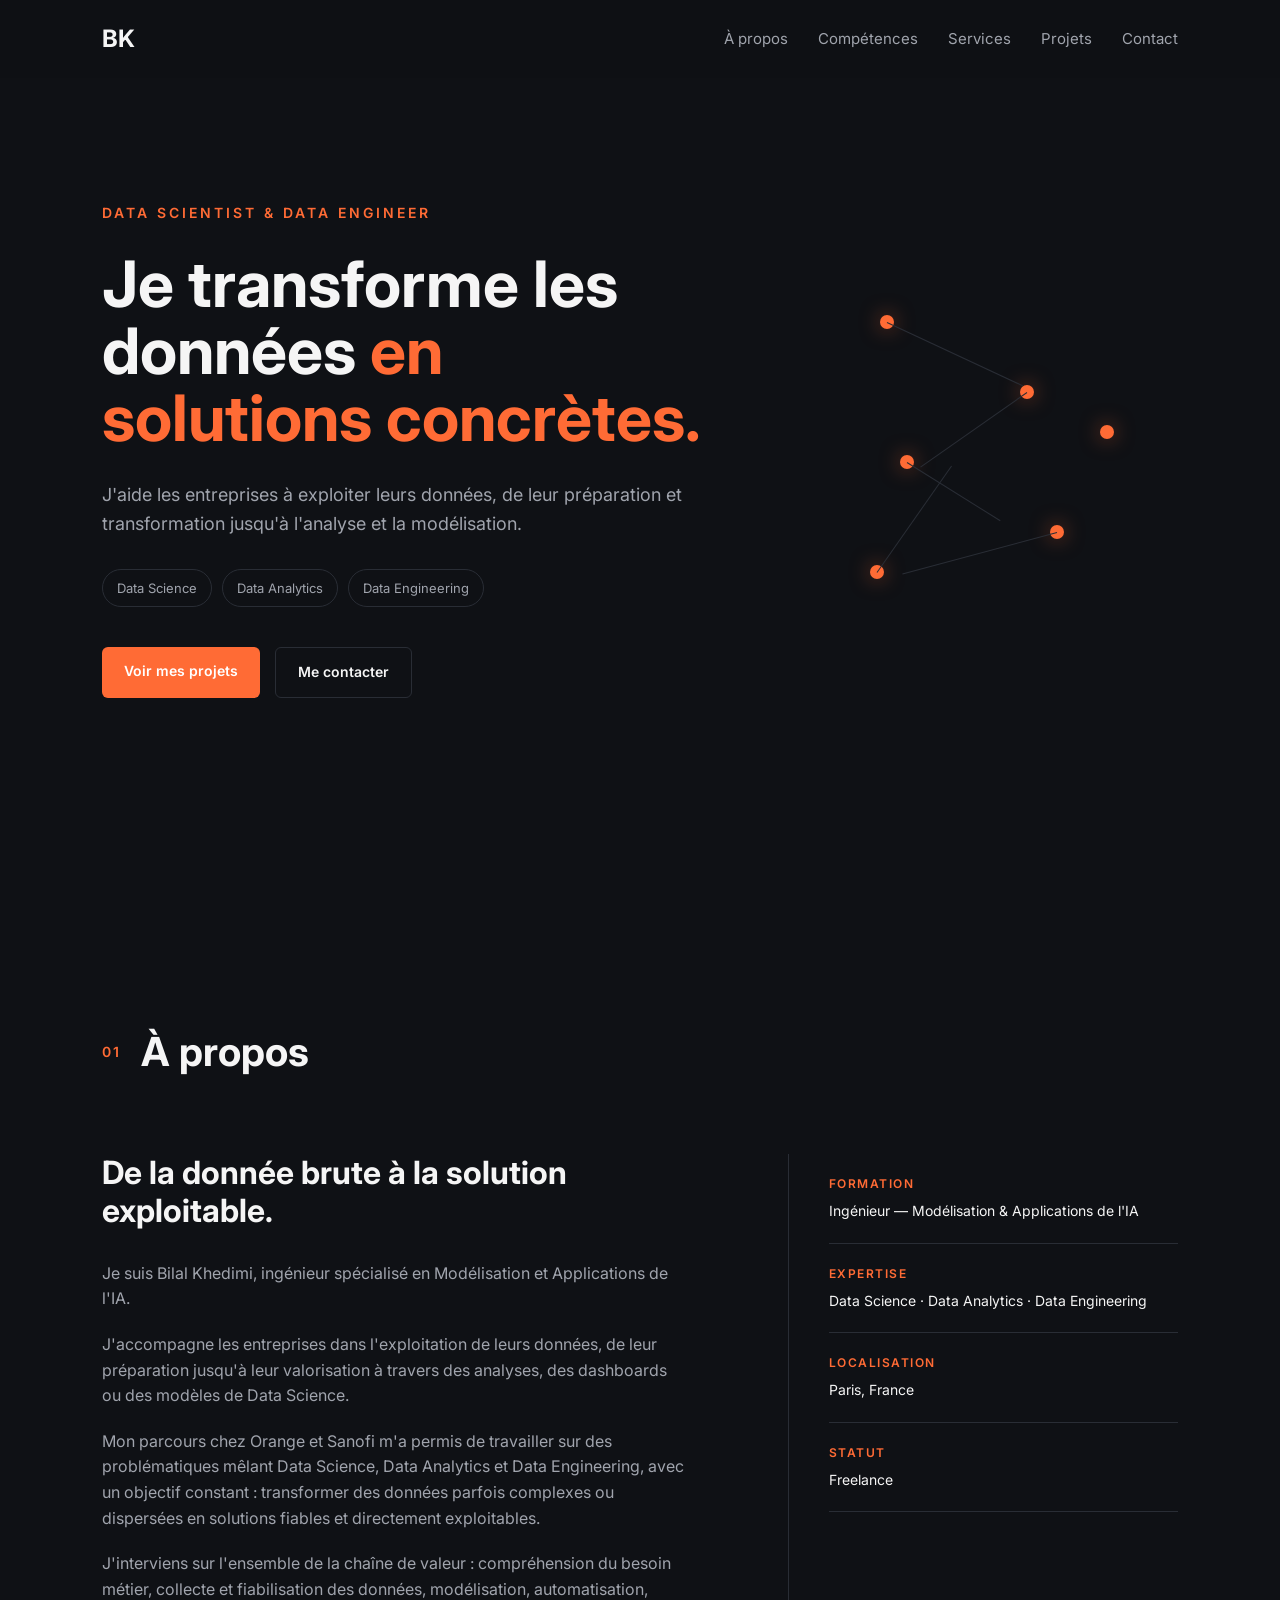
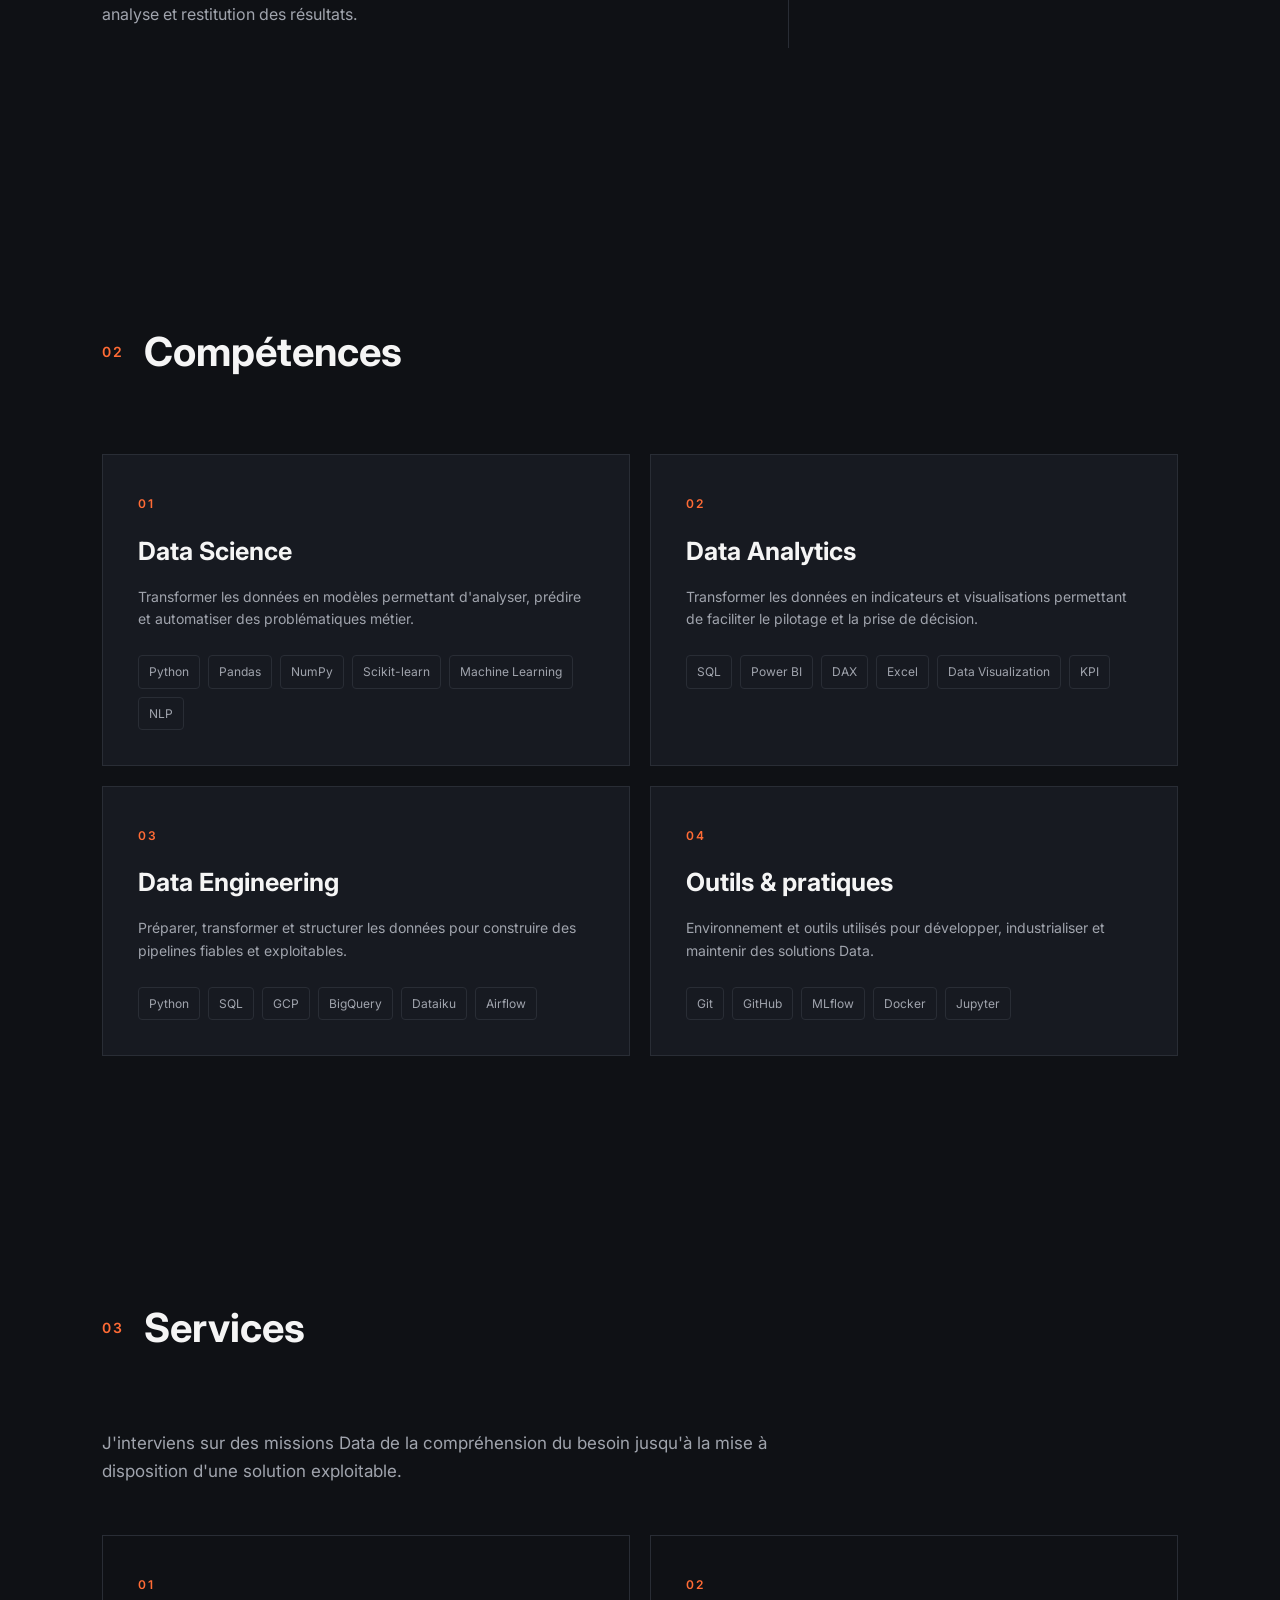
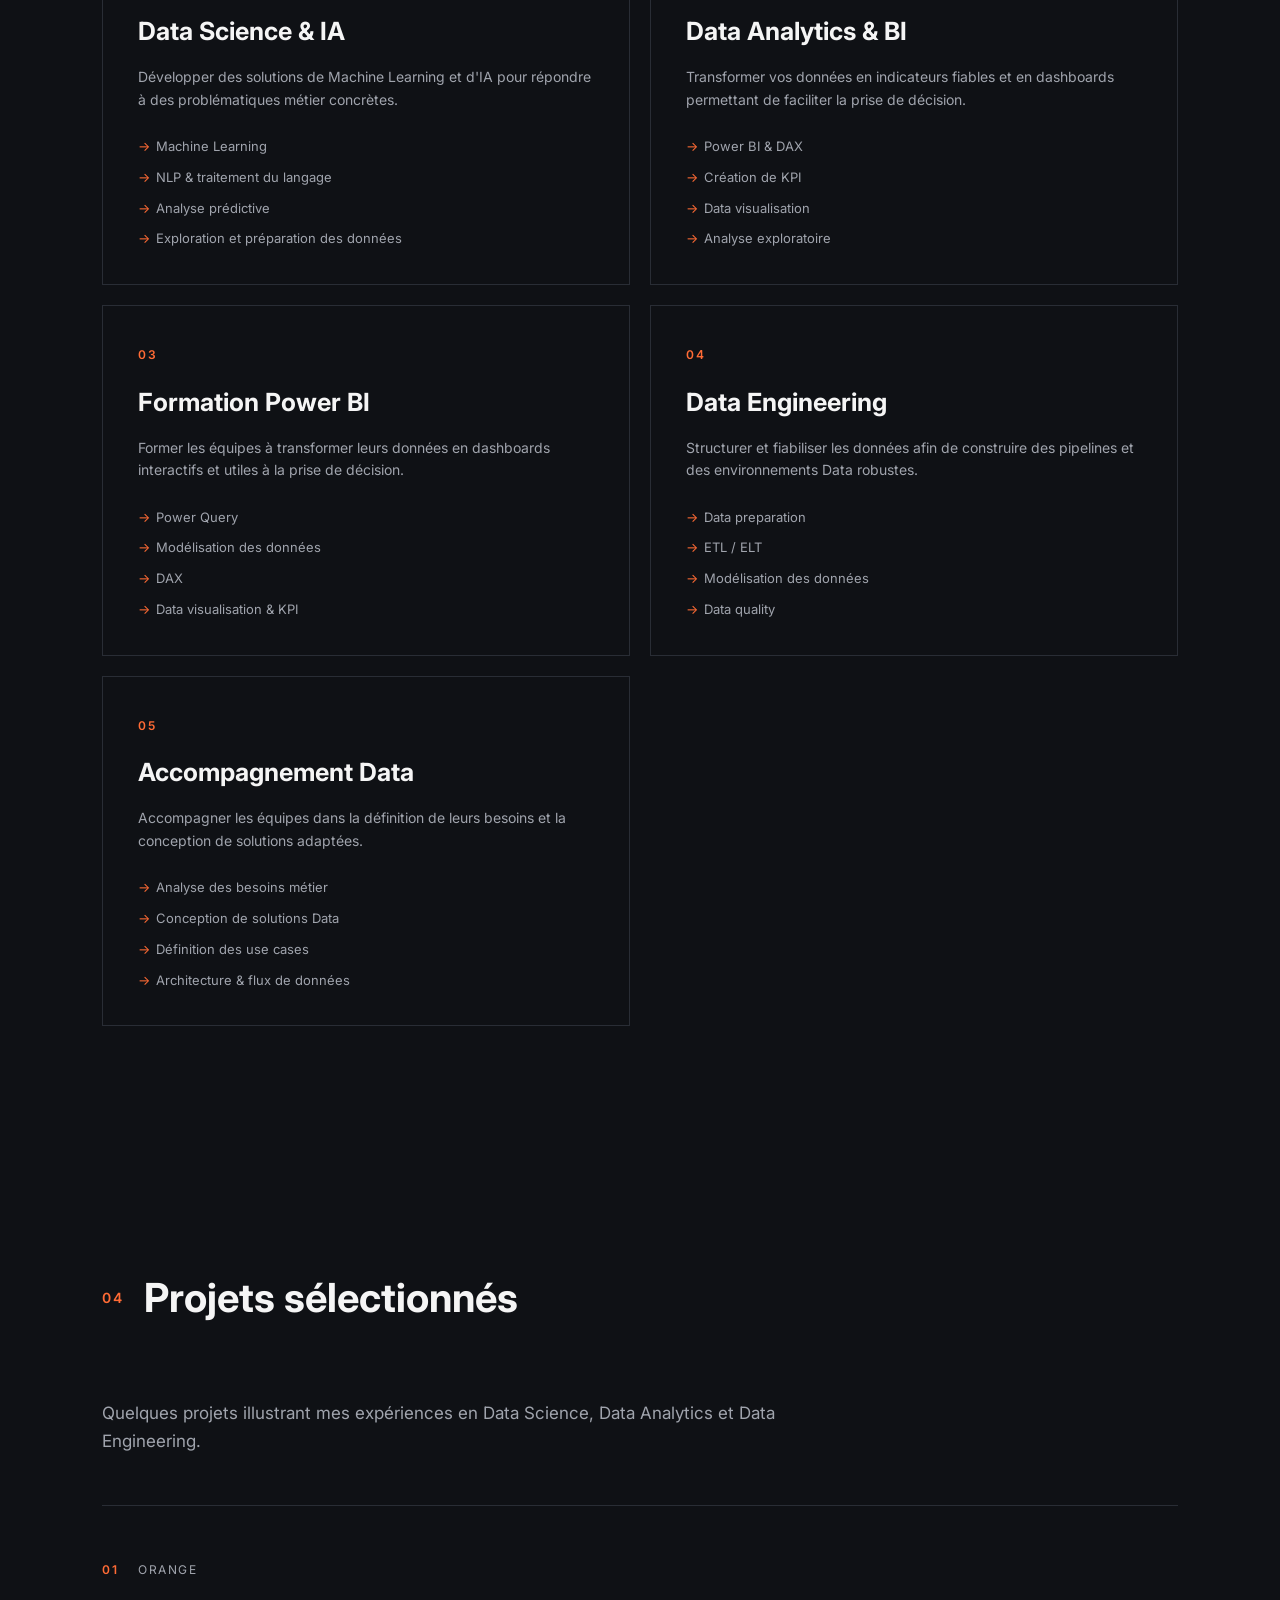
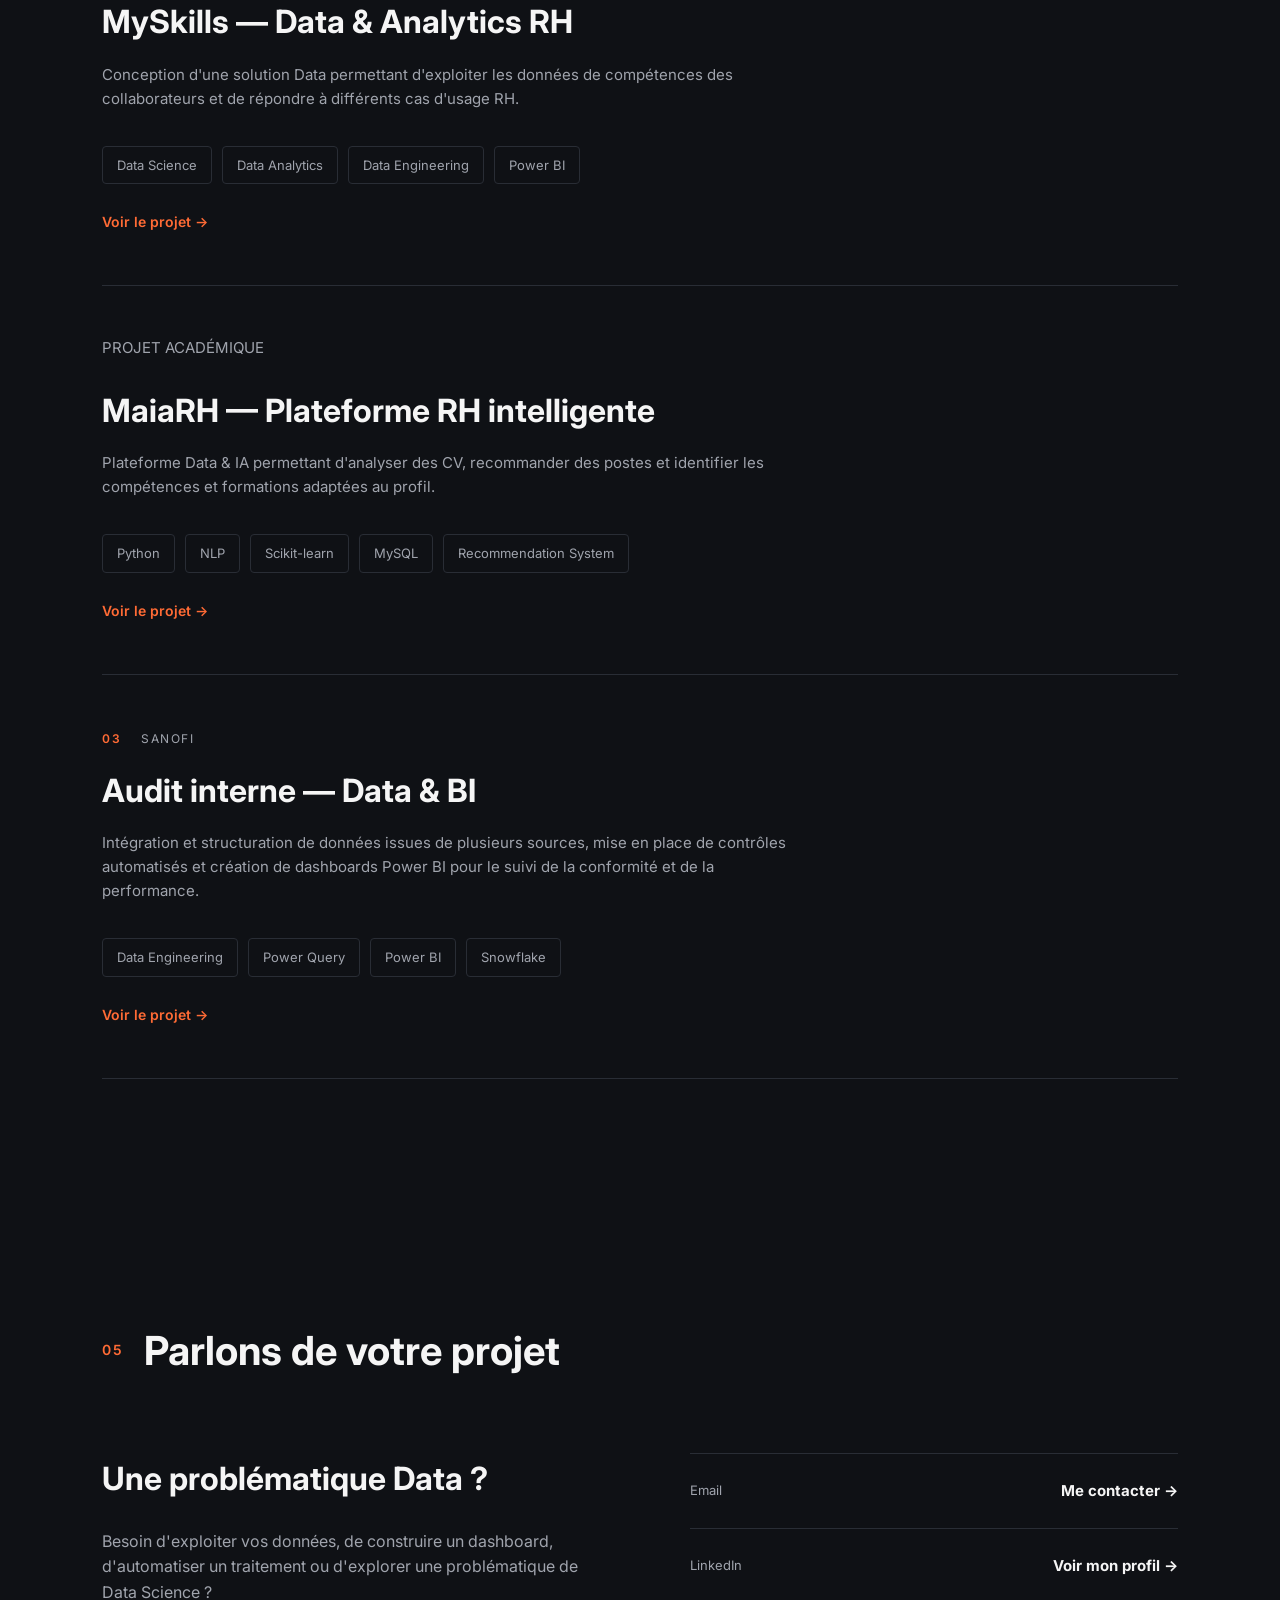
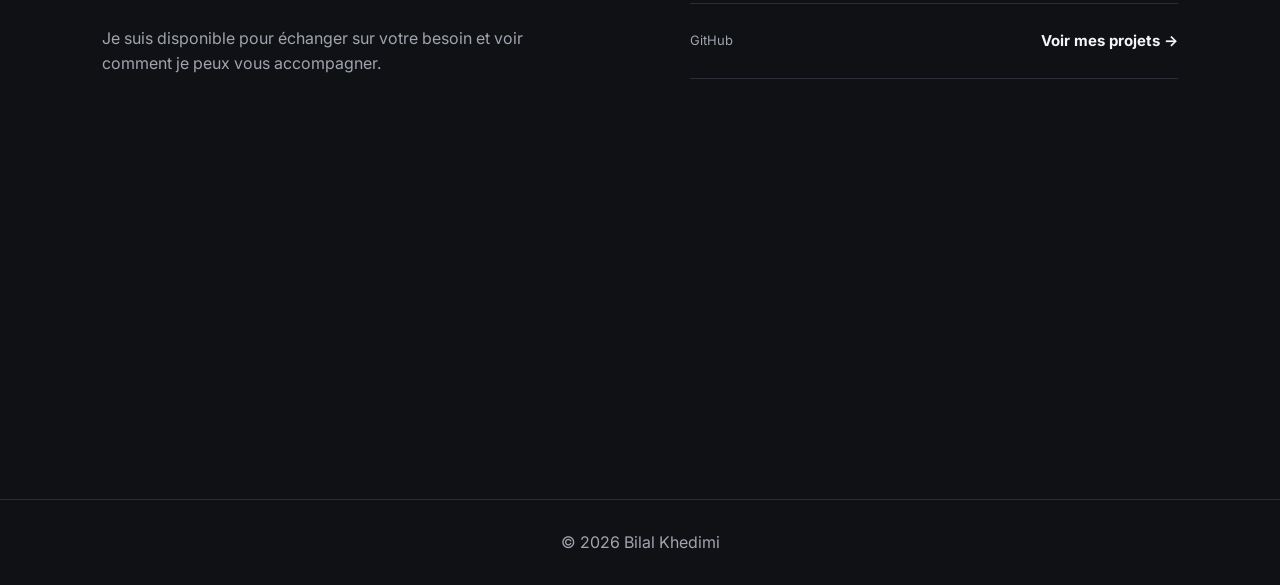
<file: index.html>
<!DOCTYPE html>
<html lang="fr">

<head>
    <meta charset="UTF-8">
    <meta name="viewport" content="width=device-width, initial-scale=1.0">

    <link rel="preconnect" href="https://fonts.googleapis.com">
    <link rel="preconnect" href="https://fonts.gstatic.com" crossorigin>

    <link href="https://fonts.googleapis.com/css2?family=Inter:wght@400;500;600;700&display=swap" rel="stylesheet">

    <title>Bilal Khedimi | Data Scientist & Data Engineer</title>

    <link rel="stylesheet" href="style.css">
</head>

<body>

    <header>
    <nav>

        <a href="#hero" class="logo">BK</a>

        <button class="menu-toggle" aria-label="Ouvrir le menu">
            ☰
        </button>

        <div class="nav-links">

            <a href="#about">À propos</a>
            <a href="#skills">Compétences</a>
            <a href="#services">Services</a>
            <a href="#projects">Projets</a>
            <a href="#contact">Contact</a>

        </div>

    </nav>
</header>


    <main>

        <section id="hero">

    <div class="hero-content">

        <p class="hero-label">
            DATA SCIENTIST & DATA ENGINEER
        </p>

        <h1>
            Je transforme les données
            <span>en solutions concrètes.</span>
        </h1>

        <p class="hero-description">
            J'aide les entreprises à exploiter leurs données,
            de leur préparation et transformation jusqu'à
            l'analyse et la modélisation.
        </p>

        <div class="hero-tags">
            <span>Data Science</span>
            <span>Data Analytics</span>
            <span>Data Engineering</span>
        </div>

        <div class="hero-buttons">
            <a href="#projects" class="btn btn-primary">
                Voir mes projets
            </a>

            <a href="#contact" class="btn btn-secondary">
                Me contacter
            </a>
        </div>

    </div>


    <div class="hero-visual">

        <div class="data-grid">

            <div class="data-node node-1"></div>
            <div class="data-node node-2"></div>
            <div class="data-node node-3"></div>
            <div class="data-node node-4"></div>
            <div class="data-node node-5"></div>
            <div class="data-node node-6"></div>

            <div class="data-line line-1"></div>
            <div class="data-line line-2"></div>
            <div class="data-line line-3"></div>
            <div class="data-line line-4"></div>
            <div class="data-line line-5"></div>

        </div>

    </div>

</section>
        <section id="about">

    <div class="section-header">
        <span class="section-number">01</span>
        <h2>À propos</h2>
</div>

<div class="about-content">

    <div class="about-text">

        <h3>
            De la donnée brute à la solution exploitable.
        </h3>

        <p>
            Je suis Bilal Khedimi, ingénieur spécialisé en
            Modélisation et Applications de l'IA.
        </p>

        <p>
            J'accompagne les entreprises dans l'exploitation de leurs données,
            de leur préparation jusqu'à leur valorisation à travers des analyses,
            des dashboards ou des modèles de Data Science.
        </p>

        <p>
            Mon parcours chez Orange et Sanofi m'a permis de travailler sur des
            problématiques mêlant Data Science, Data Analytics et Data Engineering,
            avec un objectif constant : transformer des données parfois complexes
            ou dispersées en solutions fiables et directement exploitables.
        </p>

        <p>
            J'interviens sur l'ensemble de la chaîne de valeur :
            compréhension du besoin métier, collecte et fiabilisation des données,
            modélisation, automatisation, analyse et restitution des résultats.
        </p>

    </div>


    <div class="about-info">

        <div class="info-item">
            <span class="info-label">Formation</span>
            <span class="info-value">
                Ingénieur — Modélisation & Applications de l'IA
            </span>
        </div>

        <div class="info-item">
            <span class="info-label">Expertise</span>
            <span class="info-value">
                Data Science · Data Analytics · Data Engineering
            </span>
        </div>

        <div class="info-item">
            <span class="info-label">Localisation</span>
            <span class="info-value">
                Paris, France
            </span>
        </div>

        <div class="info-item">
            <span class="info-label">Statut</span>
            <span class="info-value">
                Freelance
            </span>
        </div>

    </div>

</div>

</section>


        


        <section id="skills">

    <div class="section-header">
        <span class="section-number">02</span>
        <h2>Compétences</h2>
    </div>

    <div class="skills-grid">

        <!-- DATA SCIENCE -->
        <div class="skill-card">

            <span class="skill-number">01</span>

            <h3>Data Science</h3>

            <p>
                Transformer les données en modèles permettant
                d'analyser, prédire et automatiser des problématiques métier.
            </p>

            <div class="skill-tags">
                <span>Python</span>
                <span>Pandas</span>
                <span>NumPy</span>
                <span>Scikit-learn</span>
                <span>Machine Learning</span>
                <span>NLP</span>
            </div>

        </div>


        <!-- DATA ANALYTICS -->
        <div class="skill-card">

            <span class="skill-number">02</span>

            <h3>Data Analytics</h3>

            <p>
                Transformer les données en indicateurs et visualisations
                permettant de faciliter le pilotage et la prise de décision.
            </p>

            <div class="skill-tags">
                <span>SQL</span>
                <span>Power BI</span>
                <span>DAX</span>
                <span>Excel</span>
                <span>Data Visualization</span>
                <span>KPI</span>
            </div>

        </div>


        <!-- DATA ENGINEERING -->
        <div class="skill-card">

            <span class="skill-number">03</span>

            <h3>Data Engineering</h3>

            <p>
                Préparer, transformer et structurer les données pour
                construire des pipelines fiables et exploitables.
            </p>

            <div class="skill-tags">
                <span>Python</span>
                <span>SQL</span>
                <span>GCP</span>
                <span>BigQuery</span>
                <span>Dataiku</span>
                <span>Airflow</span>
            </div>

        </div>


        <!-- OUTILS -->
        <div class="skill-card">

            <span class="skill-number">04</span>

            <h3>Outils & pratiques</h3>

            <p>
                Environnement et outils utilisés pour développer,
                industrialiser et maintenir des solutions Data.
            </p>

            <div class="skill-tags">
                <span>Git</span>
                <span>GitHub</span>
                <span>MLflow</span>
                <span>Docker</span>
                <span>Jupyter</span>
            </div>

        </div>

    </div>

</section>


        <section id="services">

    <div class="section-header">
        <span class="section-number">03</span>
        <h2>Services</h2>
    </div>

    <p class="section-intro">
        J'interviens sur des missions Data de la compréhension
        du besoin jusqu'à la mise à disposition d'une solution exploitable.
    </p>

    <div class="services-grid">

        <!-- SERVICE 1 -->

        <div class="service-card">

            <span class="service-number">01</span>

            <h3>Data Science & IA</h3>

            <p>
                Développer des solutions de Machine Learning et d'IA
                pour répondre à des problématiques métier concrètes.
            </p>

            <ul>
                <li>Machine Learning</li>
                <li>NLP & traitement du langage</li>
                <li>Analyse prédictive</li>
                <li>Exploration et préparation des données</li>
            </ul>

        </div>


        <!-- SERVICE 2 -->

        <div class="service-card">

            <span class="service-number">02</span>

            <h3>Data Analytics & BI</h3>

            <p>
                Transformer vos données en indicateurs fiables et
                en dashboards permettant de faciliter la prise de décision.
            </p>

            <ul>
                <li>Power BI & DAX</li>
                <li>Création de KPI</li>
                <li>Data visualisation</li>
                <li>Analyse exploratoire</li>
            </ul>

        </div>

        <!-- SERVICE 3 -->

<div class="service-card">

    <span class="service-number">03</span>

    <h3>Formation Power BI</h3>

    <p>
        Former les équipes à transformer leurs données en
        dashboards interactifs et utiles à la prise de décision.
    </p>

    <ul>
        <li>Power Query</li>
        <li>Modélisation des données</li>
        <li>DAX</li>
        <li>Data visualisation & KPI</li>
    </ul>

</div>


        <!-- SERVICE 4 -->

        <div class="service-card">

            <span class="service-number">04</span>

            <h3>Data Engineering</h3>

            <p>
                Structurer et fiabiliser les données afin de construire
                des pipelines et des environnements Data robustes.
            </p>

            <ul>
                <li>Data preparation</li>
                <li>ETL / ELT</li>
                <li>Modélisation des données</li>
                <li>Data quality</li>
            </ul>

        </div>


        <!-- SERVICE 5 -->

        <div class="service-card">

            <span class="service-number">05</span>

            <h3>Accompagnement Data</h3>

            <p>
                Accompagner les équipes dans la définition de leurs
                besoins et la conception de solutions adaptées.
            </p>

            <ul>
                <li>Analyse des besoins métier</li>
                <li>Conception de solutions Data</li>
                <li>Définition des use cases</li>
                <li>Architecture & flux de données</li>
            </ul>

        </div>

    </div>

</section>


        <section id="projects">

    <div class="section-header">
        <span class="section-number">04</span>
        <h2>Projets sélectionnés</h2>
    </div>

    <p class="section-intro">
        Quelques projets illustrant mes expériences en Data Science,
        Data Analytics et Data Engineering.
    </p>


    <div class="projects-list">


        <!-- PROJET ORANGE -->

        <article class="project-card">

            <div class="project-content">

                <span class="project-number">01</span>

                <span class="project-company">
                    ORANGE
                </span>

                <h3>
                    MySkills — Data & Analytics RH
                </h3>

                <p>
                    Conception d'une solution Data permettant
                    d'exploiter les données de compétences des
                    collaborateurs et de répondre à différents
                    cas d'usage RH.
                </p>

                <div class="project-tags">
                    <span>Data Science</span>
                    <span>Data Analytics</span>
                    <span>Data Engineering</span>
                    <span>Power BI</span>
                </div>

                <a href="Projects/orange-skills.html" class="project-link">
                    Voir le projet →
                </a>

            </div>

        </article>


        <!-- PROJET MAIARH -->
         
        <div class="project-card">

    <p class="project-type">PROJET ACADÉMIQUE</p>

    <h3>MaiaRH — Plateforme RH intelligente</h3>

    <p>
        Plateforme Data & IA permettant d'analyser des CV,
        recommander des postes et identifier les compétences
        et formations adaptées au profil.
    </p>

    <div class="project-tags">
        <span>Python</span>
        <span>NLP</span>
        <span>Scikit-learn</span>
        <span>MySQL</span>
        <span>Recommendation System</span>
    </div>

    <a href="Projects/maiarh.html" class="project-link">
        Voir le projet →
    </a>

</div>

        

        <!-- PROJET SANOFI -->

        <article class="project-card">

            <div class="project-content">

                <span class="project-number">03</span>

                <span class="project-company">
                    SANOFI
                </span>

                <h3>
                    Audit interne — Data & BI
                </h3>

                <p>
                    Intégration et structuration de données issues de
                    plusieurs sources, mise en place de contrôles
                    automatisés et création de dashboards Power BI
                    pour le suivi de la conformité et de la performance.
                </p>

                <div class="project-tags">
                    <span>Data Engineering</span>
                    <span>Power Query</span>
                    <span>Power BI</span>
                    <span>Snowflake</span>
                </div>

                <a href="Projects/sanofi-audit.html" class="project-link">
                    Voir le projet →
                </a>

            </div>

        </article>


    </div>

</section>


        <section id="contact">

    <div class="section-header">
        <span class="section-number">05</span>
        <h2>Parlons de votre projet</h2>
    </div>

    <div class="contact-content">

        <div class="contact-text">

            <h3>
                Une problématique Data ?
            </h3>

            <p>
                Besoin d'exploiter vos données, de construire
                un dashboard, d'automatiser un traitement ou
                d'explorer une problématique de Data Science ?
            </p>

            <p>
                Je suis disponible pour échanger sur votre besoin
                et voir comment je peux vous accompagner.
            </p>

        </div>


        <div class="contact-links">

            <a href="mailto:bkhedimi.freelance@gmail.com">

                <span>Email</span>

                <strong>
                    Me contacter →
                </strong>

            </a>


            <a href="https://www.linkedin.com/in/bilal-khedimi-9326b5213"
               target="_blank">

                <span>LinkedIn</span>

                <strong>
                    Voir mon profil →
                </strong>

            </a>


            <a href="https://github.com/bilalk-27"
               target="_blank">

                <span>GitHub</span>

                <strong>
                    Voir mes projets →
                </strong>

            </a>

        </div>

    </div>

</section>

    </main>


    <footer>

        <p>© 2026 Bilal Khedimi</p>

    </footer>
<script src="script.js"></script>
</body>

</html>
</file>
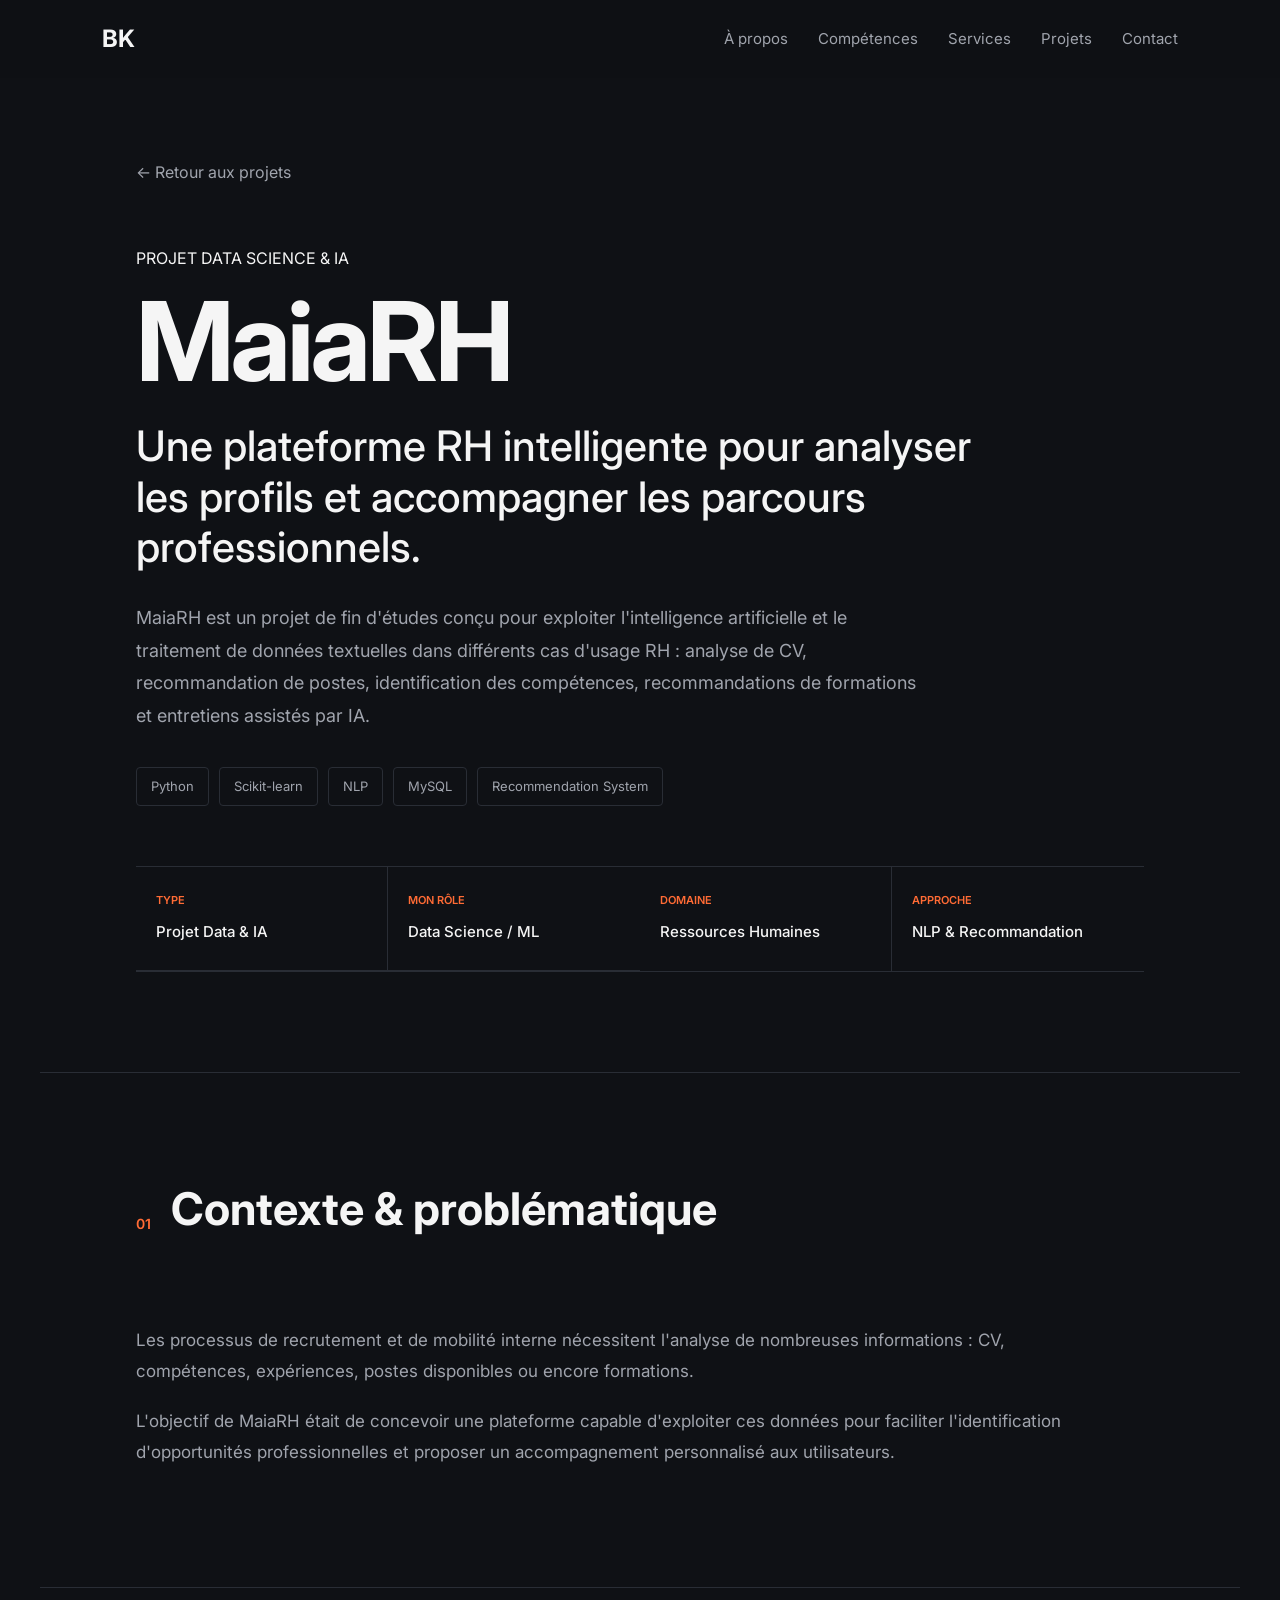
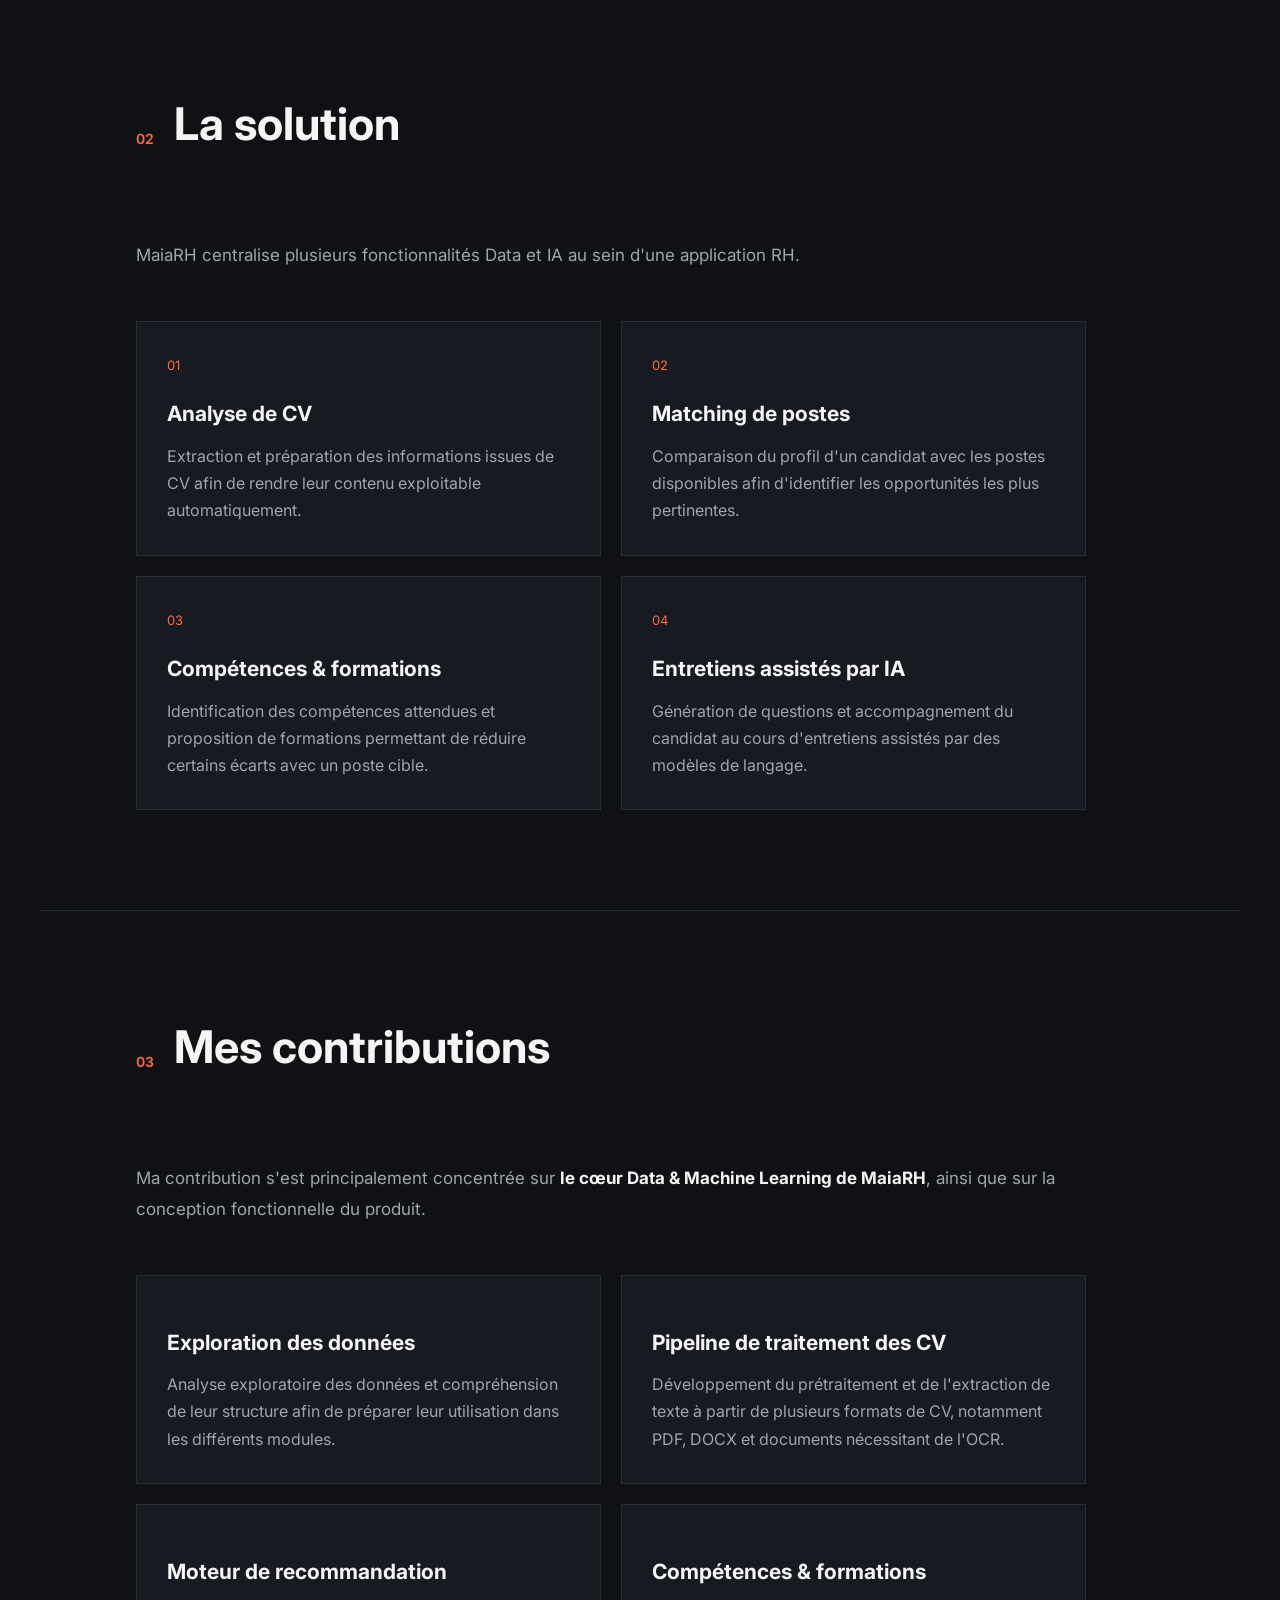
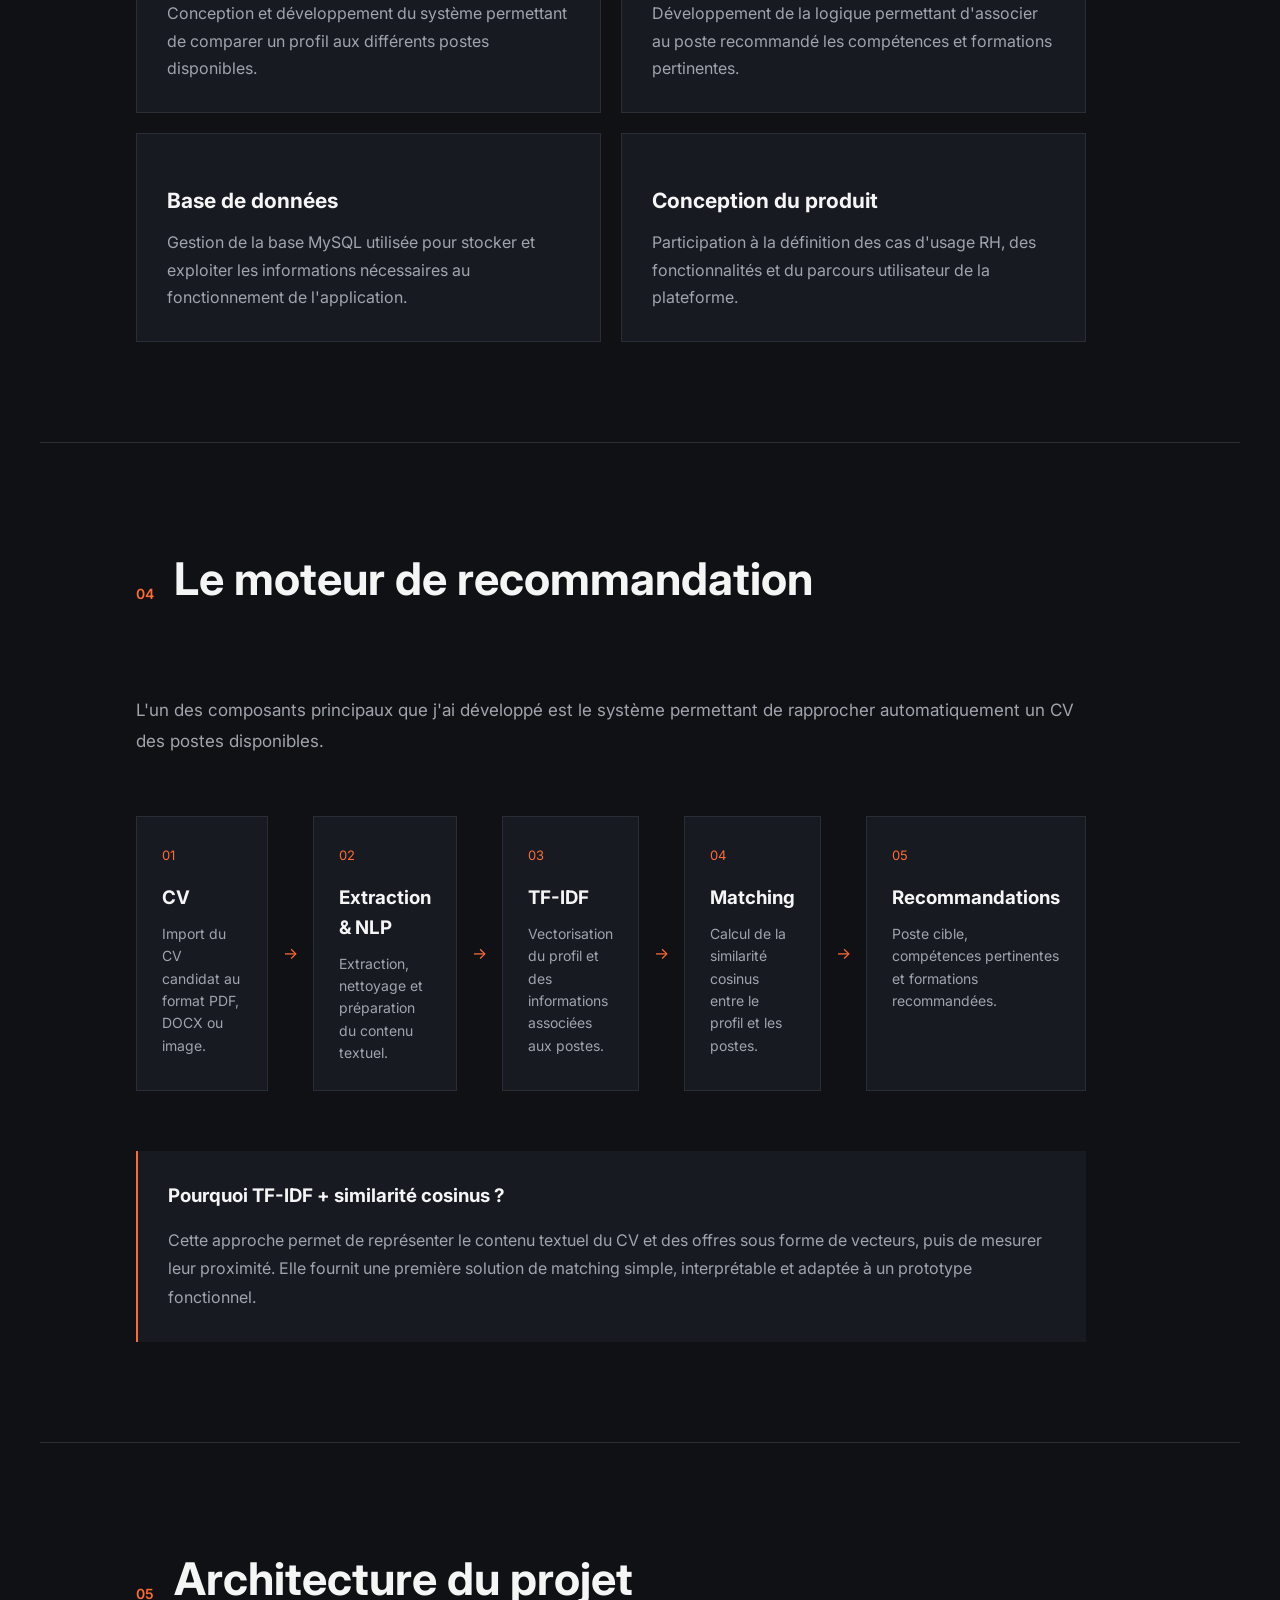
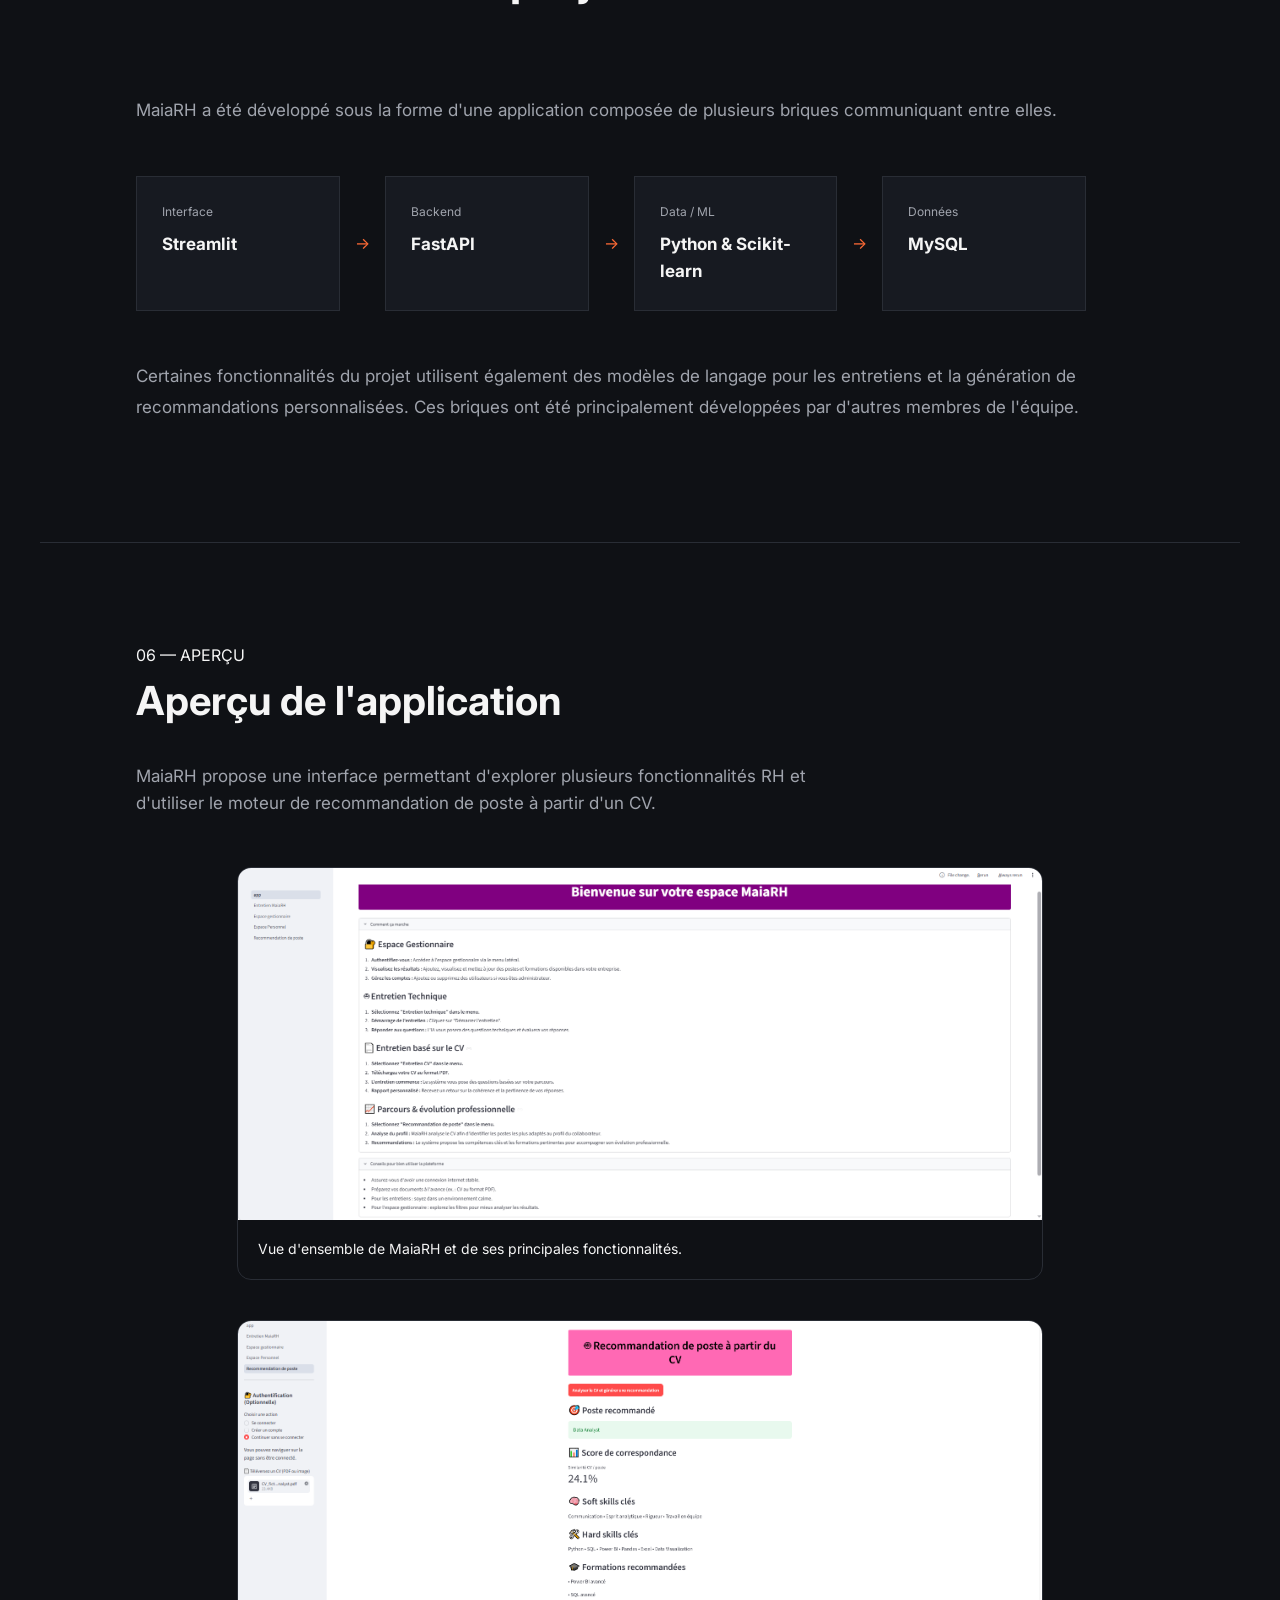
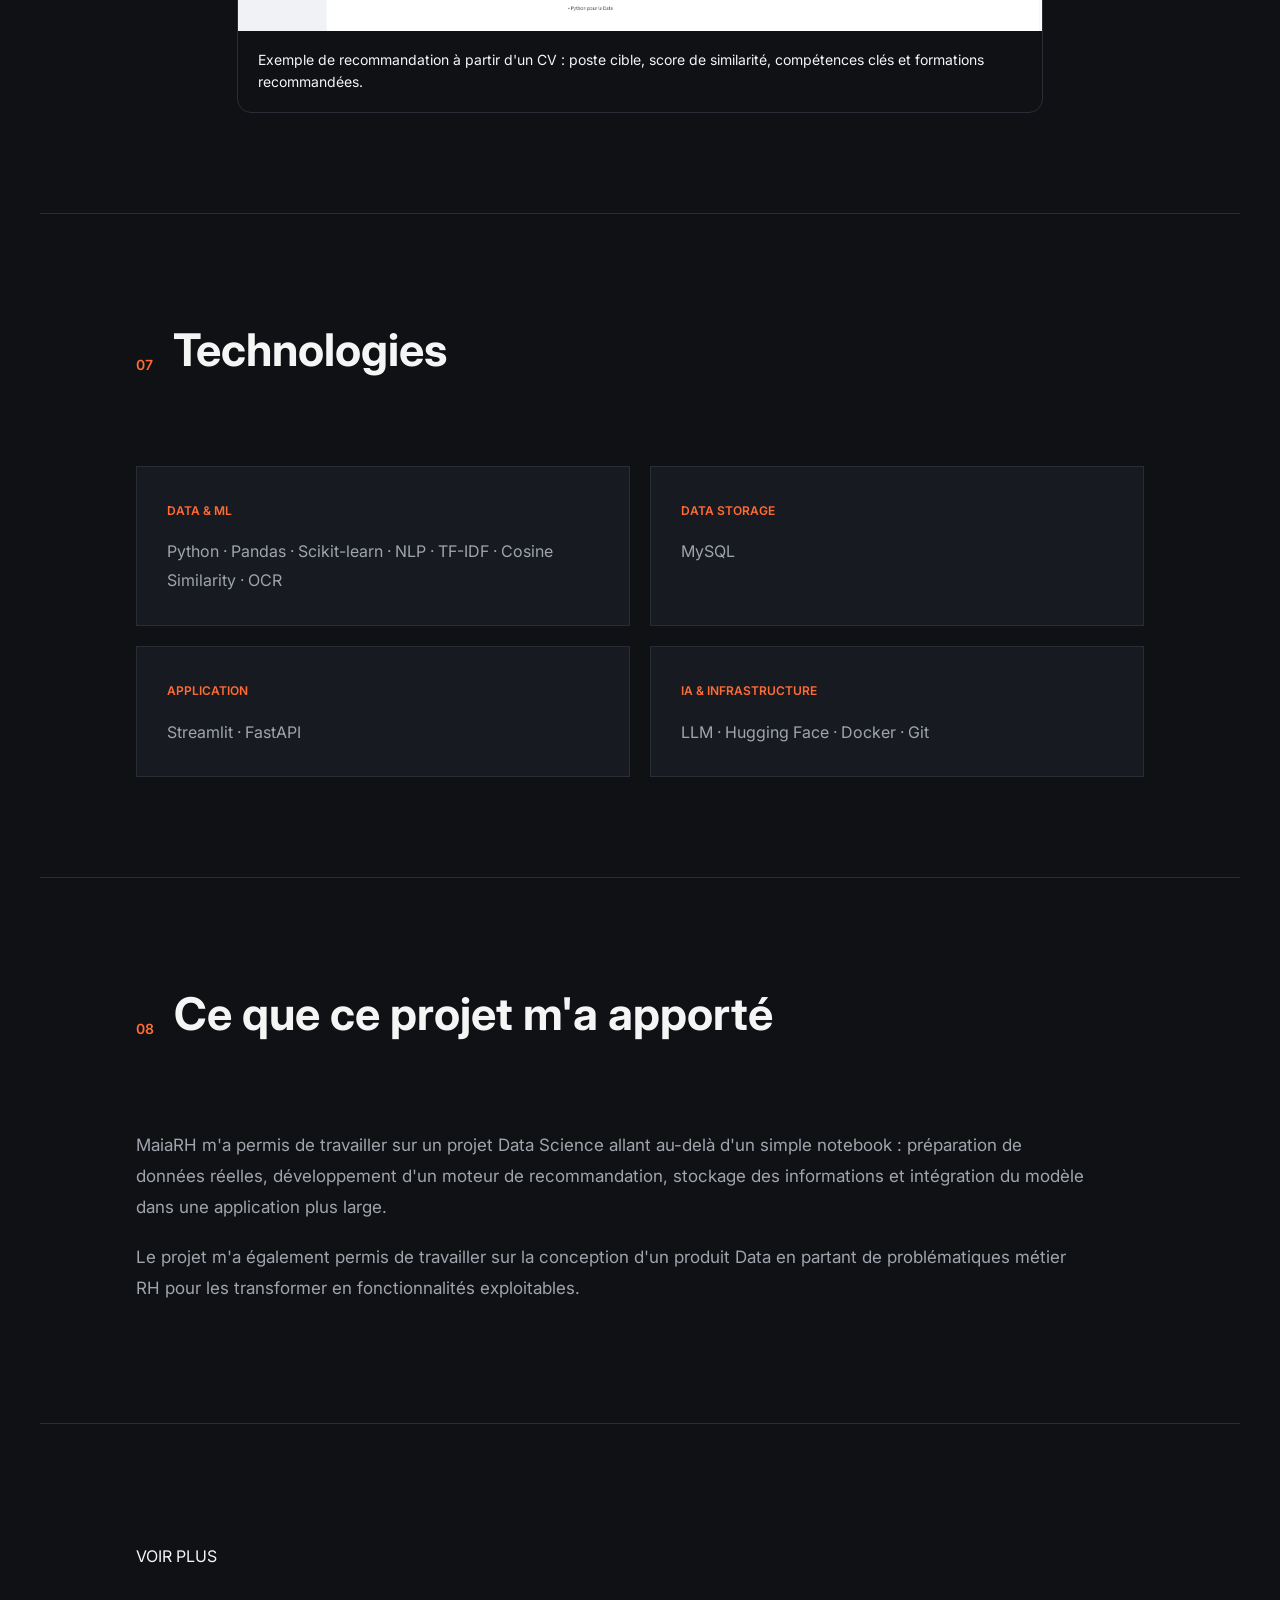
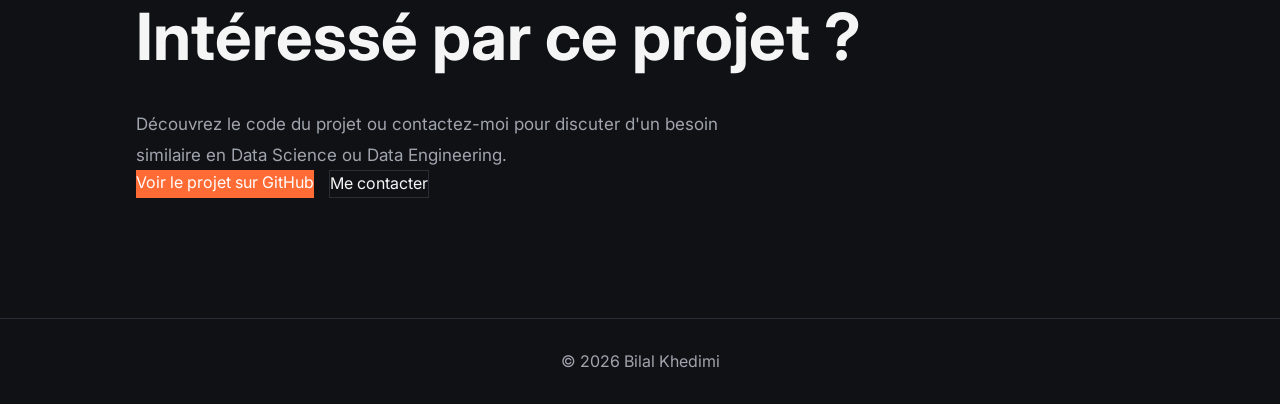
<file: Projects/maiarh.html>
<!DOCTYPE html>
<html lang="fr">

<head>
    <meta charset="UTF-8">
    <meta name="viewport" content="width=device-width, initial-scale=1.0">

    <title>MaiaRH — Bilal Khedimi</title>

    <meta
        name="description"
        content="MaiaRH, plateforme RH intelligente basée sur l'IA : analyse de CV, recommandation de postes, compétences et formations."
    >

    <link rel="preconnect" href="https://fonts.googleapis.com">
    <link rel="preconnect" href="https://fonts.gstatic.com" crossorigin>

    <link
        href="https://fonts.googleapis.com/css2?family=Inter:wght@400;500;600;700&display=swap"
        rel="stylesheet"
    >

    <link rel="stylesheet" href="../style.css">
</head>

<body>

    <!-- NAVBAR -->
    <header>
        <nav>

            <a href="../index.html#hero" class="logo">BK</a>

            <button class="menu-toggle" aria-label="Ouvrir le menu">
                ☰
            </button>

            <div class="nav-links">
                <a href="../index.html#about">À propos</a>
                <a href="../index.html#skills">Compétences</a>
                <a href="../index.html#services">Services</a>
                <a href="../index.html#projects">Projets</a>
                <a href="../index.html#contact">Contact</a>
            </div>

        </nav>
    </header>


    <main class="project-page">

        <!-- HERO PROJET -->
        <section class="project-hero">

            <a href="../index.html#projects" class="back-link">
                ← Retour aux projets
            </a>

            <p class="section-label">PROJET DATA SCIENCE & IA</p>

            <h1>MaiaRH</h1>

            <h2>
                Une plateforme RH intelligente pour analyser les profils
                et accompagner les parcours professionnels.
            </h2>

            <p class="project-intro">
                MaiaRH est un projet de fin d'études conçu pour exploiter
                l'intelligence artificielle et le traitement de données
                textuelles dans différents cas d'usage RH : analyse de CV,
                recommandation de postes, identification des compétences,
                recommandations de formations et entretiens assistés par IA.
            </p>

            <div class="project-tags">
                <span>Python</span>
                <span>Scikit-learn</span>
                <span>NLP</span>
                <span>MySQL</span>
                <span>Recommendation System</span>
            </div>

            <div class="project-meta">

    <div class="project-meta-item">
        <span>TYPE</span>
        <strong>Projet Data & IA</strong>
    </div>

    <div class="project-meta-item">
        <span>MON RÔLE</span>
        <strong>Data Science / ML</strong>
    </div>

    <div class="project-meta-item">
        <span>DOMAINE</span>
        <strong>Ressources Humaines</strong>
    </div>

    <div class="project-meta-item">
        <span>APPROCHE</span>
        <strong>NLP & Recommandation</strong>
    </div>

</div>

        </section>


        <!-- CONTEXTE -->
        <section class="project-section">

            <div class="project-section-title">
                <span>01</span>
                <h2>Contexte & problématique</h2>
            </div>

            <div class="project-text">

                <p>
                    Les processus de recrutement et de mobilité interne
                    nécessitent l'analyse de nombreuses informations :
                    CV, compétences, expériences, postes disponibles ou encore
                    formations.
                </p>

                <p>
                    L'objectif de MaiaRH était de concevoir une plateforme
                    capable d'exploiter ces données pour faciliter
                    l'identification d'opportunités professionnelles et
                    proposer un accompagnement personnalisé aux utilisateurs.
                </p>

            </div>

        </section>


        <!-- SOLUTION -->
        <section class="project-section">

            <div class="project-section-title">
                <span>02</span>
                <h2>La solution</h2>
            </div>

            <div class="project-text">

                <p>
                    MaiaRH centralise plusieurs fonctionnalités Data et IA
                    au sein d'une application RH.
                </p>

                <div class="feature-grid">

                    <article class="feature-card">
                        <span class="feature-number">01</span>
                        <h3>Analyse de CV</h3>
                        <p>
                            Extraction et préparation des informations issues
                            de CV afin de rendre leur contenu exploitable
                            automatiquement.
                        </p>
                    </article>

                    <article class="feature-card">
                        <span class="feature-number">02</span>
                        <h3>Matching de postes</h3>
                        <p>
                            Comparaison du profil d'un candidat avec les postes
                            disponibles afin d'identifier les opportunités les
                            plus pertinentes.
                        </p>
                    </article>

                    <article class="feature-card">
                        <span class="feature-number">03</span>
                        <h3>Compétences & formations</h3>
                        <p>
                            Identification des compétences attendues et
                            proposition de formations permettant de réduire
                            certains écarts avec un poste cible.
                        </p>
                    </article>

                    <article class="feature-card">
                        <span class="feature-number">04</span>
                        <h3>Entretiens assistés par IA</h3>
                        <p>
                            Génération de questions et accompagnement du
                            candidat au cours d'entretiens assistés par des
                            modèles de langage.
                        </p>
                    </article>

                </div>

            </div>

        </section>


        <!-- CONTRIBUTIONS -->
        <section class="project-section highlight-section">

            <div class="project-section-title">
                <span>03</span>
                <h2>Mes contributions</h2>
            </div>

            <div class="project-text">

                <p class="project-highlight-text">
                    Ma contribution s'est principalement concentrée sur
                    <strong>le cœur Data & Machine Learning de MaiaRH</strong>,
                    ainsi que sur la conception fonctionnelle du produit.
                </p>

                <div class="contribution-grid">

                    <article class="contribution-card">
                        <h3>Exploration des données</h3>
                        <p>
                            Analyse exploratoire des données et compréhension
                            de leur structure afin de préparer leur utilisation
                            dans les différents modules.
                        </p>
                    </article>

                    <article class="contribution-card">
                        <h3>Pipeline de traitement des CV</h3>
                        <p>
                            Développement du prétraitement et de l'extraction
                            de texte à partir de plusieurs formats de CV,
                            notamment PDF, DOCX et documents nécessitant de
                            l'OCR.
                        </p>
                    </article>

                    <article class="contribution-card">
                        <h3>Moteur de recommandation</h3>
                        <p>
                            Conception et développement du système permettant
                            de comparer un profil aux différents postes
                            disponibles.
                        </p>
                    </article>

                    <article class="contribution-card">
                        <h3>Compétences & formations</h3>
                        <p>
                            Développement de la logique permettant d'associer
                            au poste recommandé les compétences et formations
                            pertinentes.
                        </p>
                    </article>

                    <article class="contribution-card">
                        <h3>Base de données</h3>
                        <p>
                            Gestion de la base MySQL utilisée pour stocker et
                            exploiter les informations nécessaires au
                            fonctionnement de l'application.
                        </p>
                    </article>

                    <article class="contribution-card">
                        <h3>Conception du produit</h3>
                        <p>
                            Participation à la définition des cas d'usage RH,
                            des fonctionnalités et du parcours utilisateur de
                            la plateforme.
                        </p>
                    </article>

                </div>

            </div>

        </section>


        <!-- ML -->
        <section class="project-section">

            <div class="project-section-title">
                <span>04</span>
                <h2>Le moteur de recommandation</h2>
            </div>

            <div class="project-text">

                <p>
                    L'un des composants principaux que j'ai développé est le
                    système permettant de rapprocher automatiquement un CV
                    des postes disponibles.
                </p>

                <div class="ml-flow">

    <div class="ml-step">
        <span>01</span>
        <h3>CV</h3>
        <p>
            Import du CV candidat au format PDF,
            DOCX ou image.
        </p>
    </div>

    <div class="ml-arrow">→</div>

    <div class="ml-step">
        <span>02</span>
        <h3>Extraction & NLP</h3>
        <p>
            Extraction, nettoyage et préparation
            du contenu textuel.
        </p>
    </div>

    <div class="ml-arrow">→</div>

    <div class="ml-step">
        <span>03</span>
        <h3>TF-IDF</h3>
        <p>
            Vectorisation du profil et des
            informations associées aux postes.
        </p>
    </div>

    <div class="ml-arrow">→</div>

    <div class="ml-step">
        <span>04</span>
        <h3>Matching</h3>
        <p>
            Calcul de la similarité cosinus
            entre le profil et les postes.
        </p>
    </div>

    <div class="ml-arrow">→</div>

    <div class="ml-step">
        <span>05</span>
        <h3>Recommandations</h3>
        <p>
            Poste cible, compétences pertinentes
            et formations recommandées.
        </p>
    </div>

</div>

                <div class="technical-note">

                    <h3>Pourquoi TF-IDF + similarité cosinus ?</h3>

                    <p>
                        Cette approche permet de représenter le contenu
                        textuel du CV et des offres sous forme de vecteurs,
                        puis de mesurer leur proximité. Elle fournit une
                        première solution de matching simple, interprétable
                        et adaptée à un prototype fonctionnel.
                    </p>

                </div>

            </div>

        </section>


        <!-- ARCHITECTURE -->
        <section class="project-section">

            <div class="project-section-title">
                <span>05</span>
                <h2>Architecture du projet</h2>
            </div>

            <div class="project-text">

                <p>
                    MaiaRH a été développé sous la forme d'une application
                    composée de plusieurs briques communiquant entre elles.
                </p>

                <div class="architecture-flow">

                    <div class="architecture-box">
                        <span>Interface</span>
                        <strong>Streamlit</strong>
                    </div>

                    <div class="architecture-arrow">→</div>

                    <div class="architecture-box">
                        <span>Backend</span>
                        <strong>FastAPI</strong>
                    </div>

                    <div class="architecture-arrow">→</div>

                    <div class="architecture-box">
                        <span>Data / ML</span>
                        <strong>Python & Scikit-learn</strong>
                    </div>

                    <div class="architecture-arrow">→</div>

                    <div class="architecture-box">
                        <span>Données</span>
                        <strong>MySQL</strong>
                    </div>

                </div>

                <p class="project-secondary-text">
                    Certaines fonctionnalités du projet utilisent également
                    des modèles de langage pour les entretiens et la
                    génération de recommandations personnalisées.
                    Ces briques ont été principalement développées par
                    d'autres membres de l'équipe.
                </p>

            </div>

        </section>

        <section class="project-section">
    <p class="section-kicker">06 — APERÇU</p>
    <h2>Aperçu de l'application</h2>

    <p class="section-intro">
        MaiaRH propose une interface permettant d'explorer plusieurs fonctionnalités RH
        et d'utiliser le moteur de recommandation de poste à partir d'un CV.
    </p>

    <div class="project-gallery">

        <div class="project-screenshot">
            <img
                src="../assets/projects/maiarh/maiarh-overview.png"
                alt="Vue d'ensemble de la plateforme MaiaRH"
            >
            <p>
                Vue d'ensemble de MaiaRH et de ses principales fonctionnalités.
            </p>
        </div>

        <div class="project-screenshot">
            <img
                src="../assets/projects/maiarh/maiarh-recommendation.png"
                alt="Moteur de recommandation de poste MaiaRH"
            >
            <p>
                Exemple de recommandation à partir d'un CV : poste cible,
                score de similarité, compétences clés et formations recommandées.
            </p>
        </div>

    </div>
</section>


        <!-- STACK -->
        <section class="project-section">

            <div class="project-section-title">
                <span>07</span>
                <h2>Technologies</h2>
            </div>

            <div class="tech-grid">

                <div class="tech-category">
                    <span>DATA & ML</span>
                    <p>
                        Python · Pandas · Scikit-learn · NLP · TF-IDF ·
                        Cosine Similarity · OCR
                    </p>
                </div>

                <div class="tech-category">
                    <span>DATA STORAGE</span>
                    <p>MySQL</p>
                </div>

                <div class="tech-category">
                    <span>APPLICATION</span>
                    <p>Streamlit · FastAPI</p>
                </div>

                <div class="tech-category">
                    <span>IA & INFRASTRUCTURE</span>
                    <p>LLM · Hugging Face · Docker · Git</p>
                </div>

            </div>

        </section>


        <!-- LEARNINGS -->
        <section class="project-section">

            <div class="project-section-title">
                <span>08</span>
                <h2>Ce que ce projet m'a apporté</h2>
            </div>

            <div class="project-text">

                <p>
                    MaiaRH m'a permis de travailler sur un projet Data Science
                    allant au-delà d'un simple notebook : préparation de
                    données réelles, développement d'un moteur de
                    recommandation, stockage des informations et intégration
                    du modèle dans une application plus large.
                </p>

                <p>
                    Le projet m'a également permis de travailler sur la
                    conception d'un produit Data en partant de problématiques
                    métier RH pour les transformer en fonctionnalités
                    exploitables.
                </p>

            </div>

        </section>


        <!-- CTA -->
        <section class="project-cta">

            <p class="section-label">VOIR PLUS</p>

            <h2>Intéressé par ce projet ?</h2>

            <p>
                Découvrez le code du projet ou contactez-moi pour discuter
                d'un besoin similaire en Data Science ou Data Engineering.
            </p>

            <div class="hero-buttons">

                <!-- l'URL du repo GitHub nettoyé -->
                <a
                    href="https://github.com/bilalk-27/MaiaRH"
                    target="_blank"
                    rel="noopener noreferrer"
                    class="btn-primary"
                >
                    Voir le projet sur GitHub
                </a>

                <a href="../index.html#contact" class="btn-secondary">
                    Me contacter
                </a>

            </div>

        </section>

    </main>


    <footer>
        <p>© 2026 Bilal Khedimi</p>
    </footer>

    <script src="../script.js"></script>

</body>
</html>
</file>
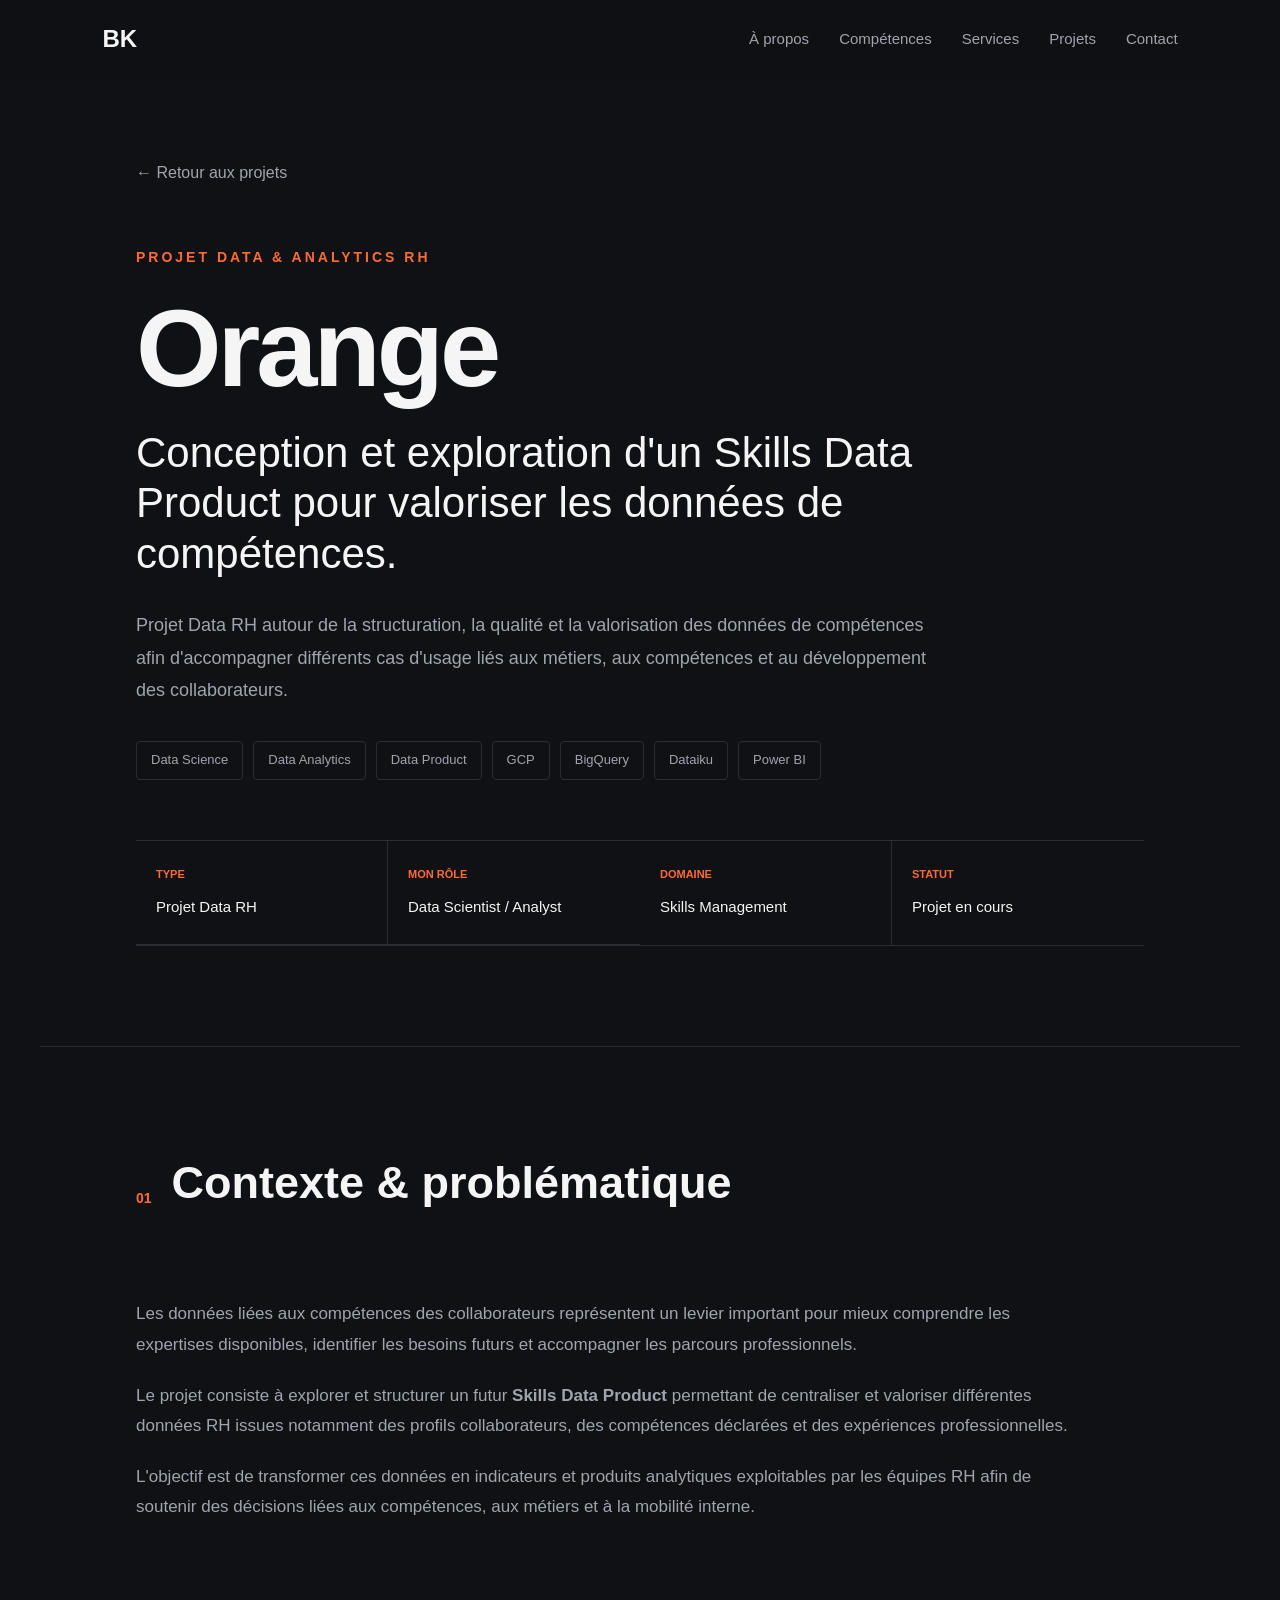
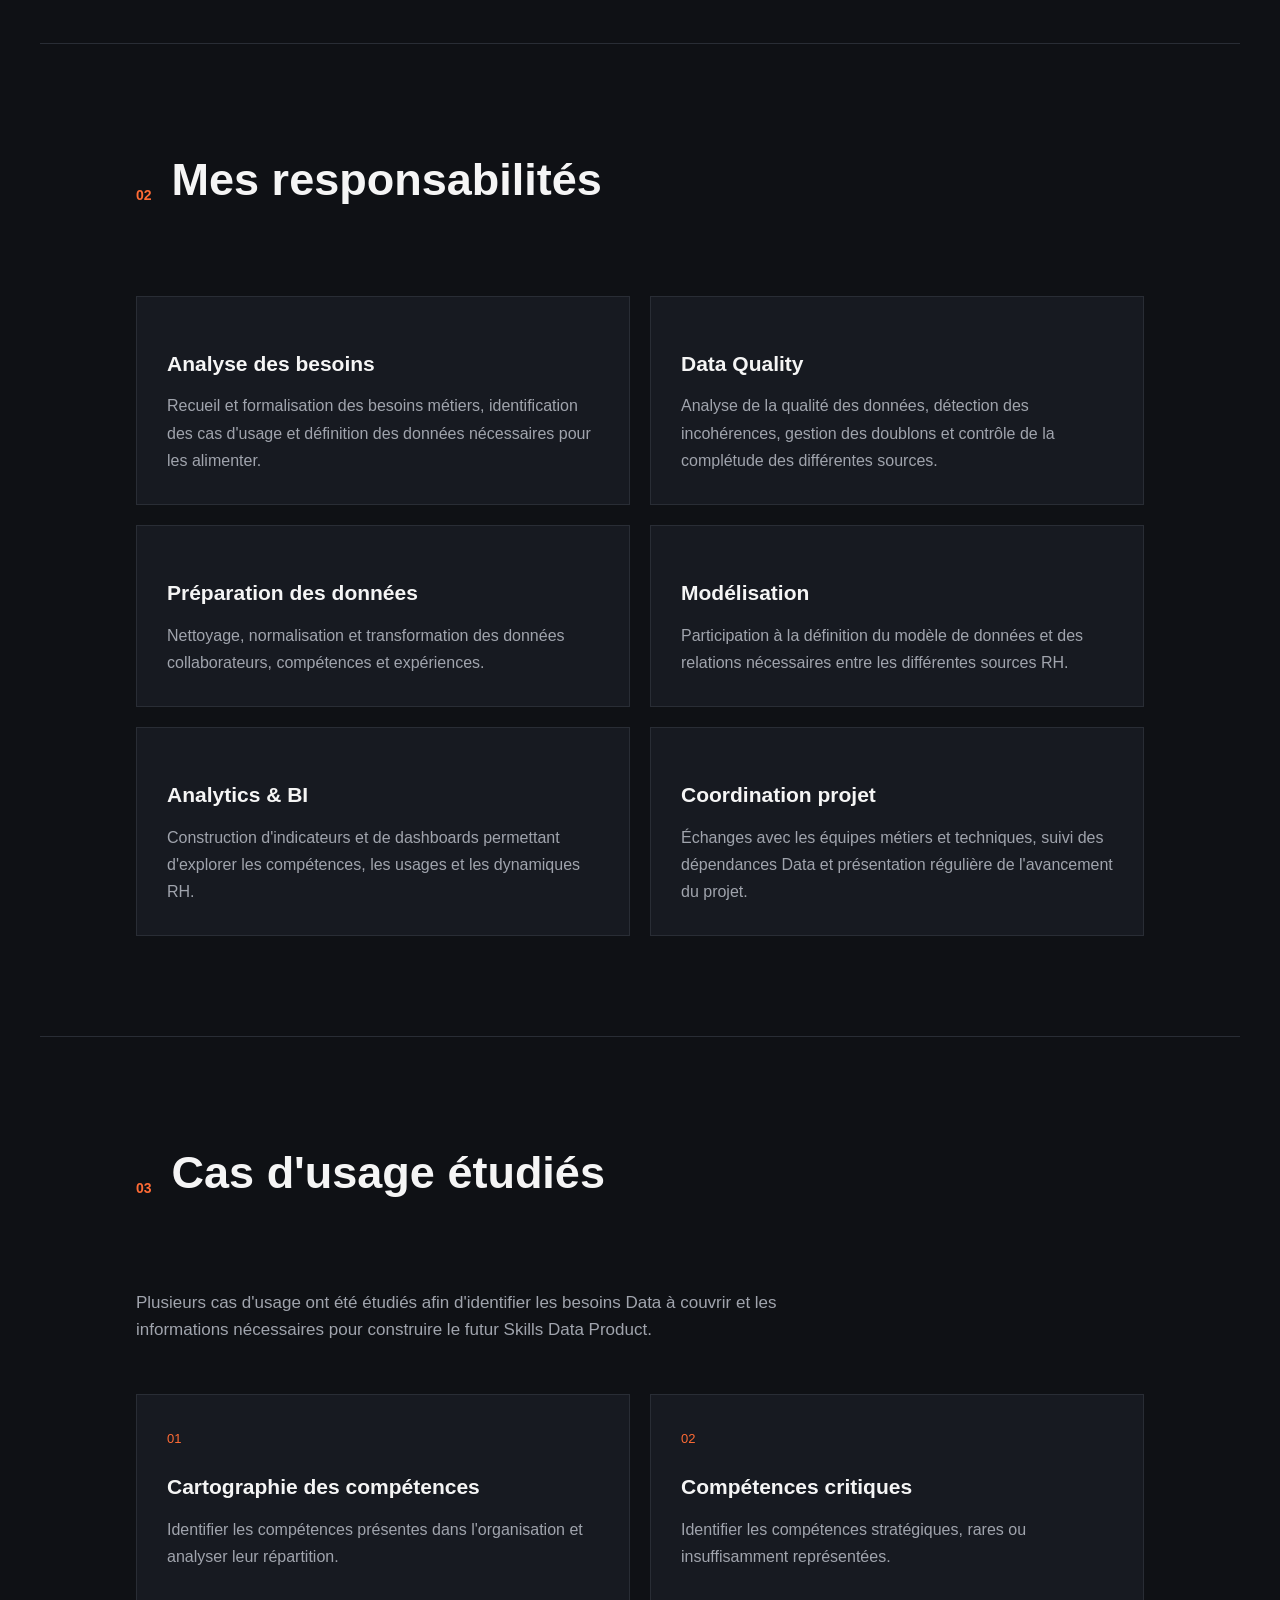
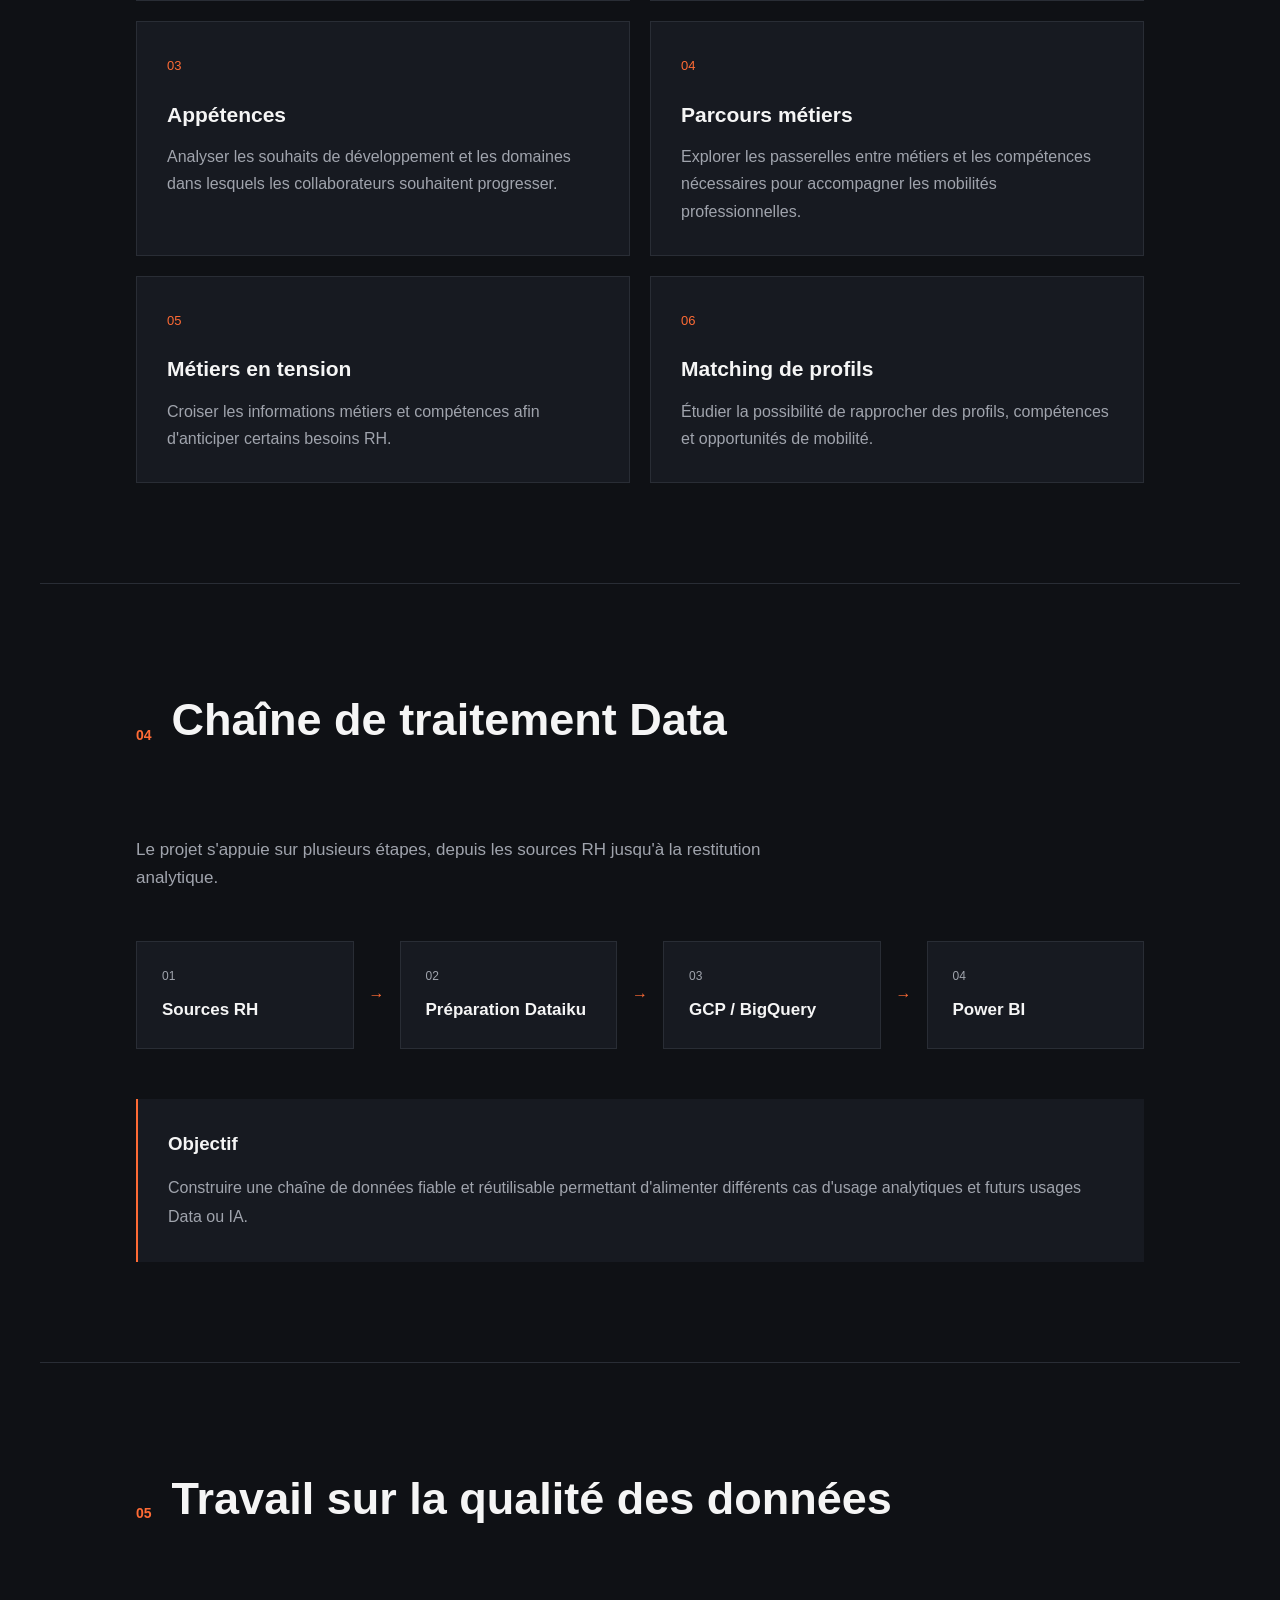
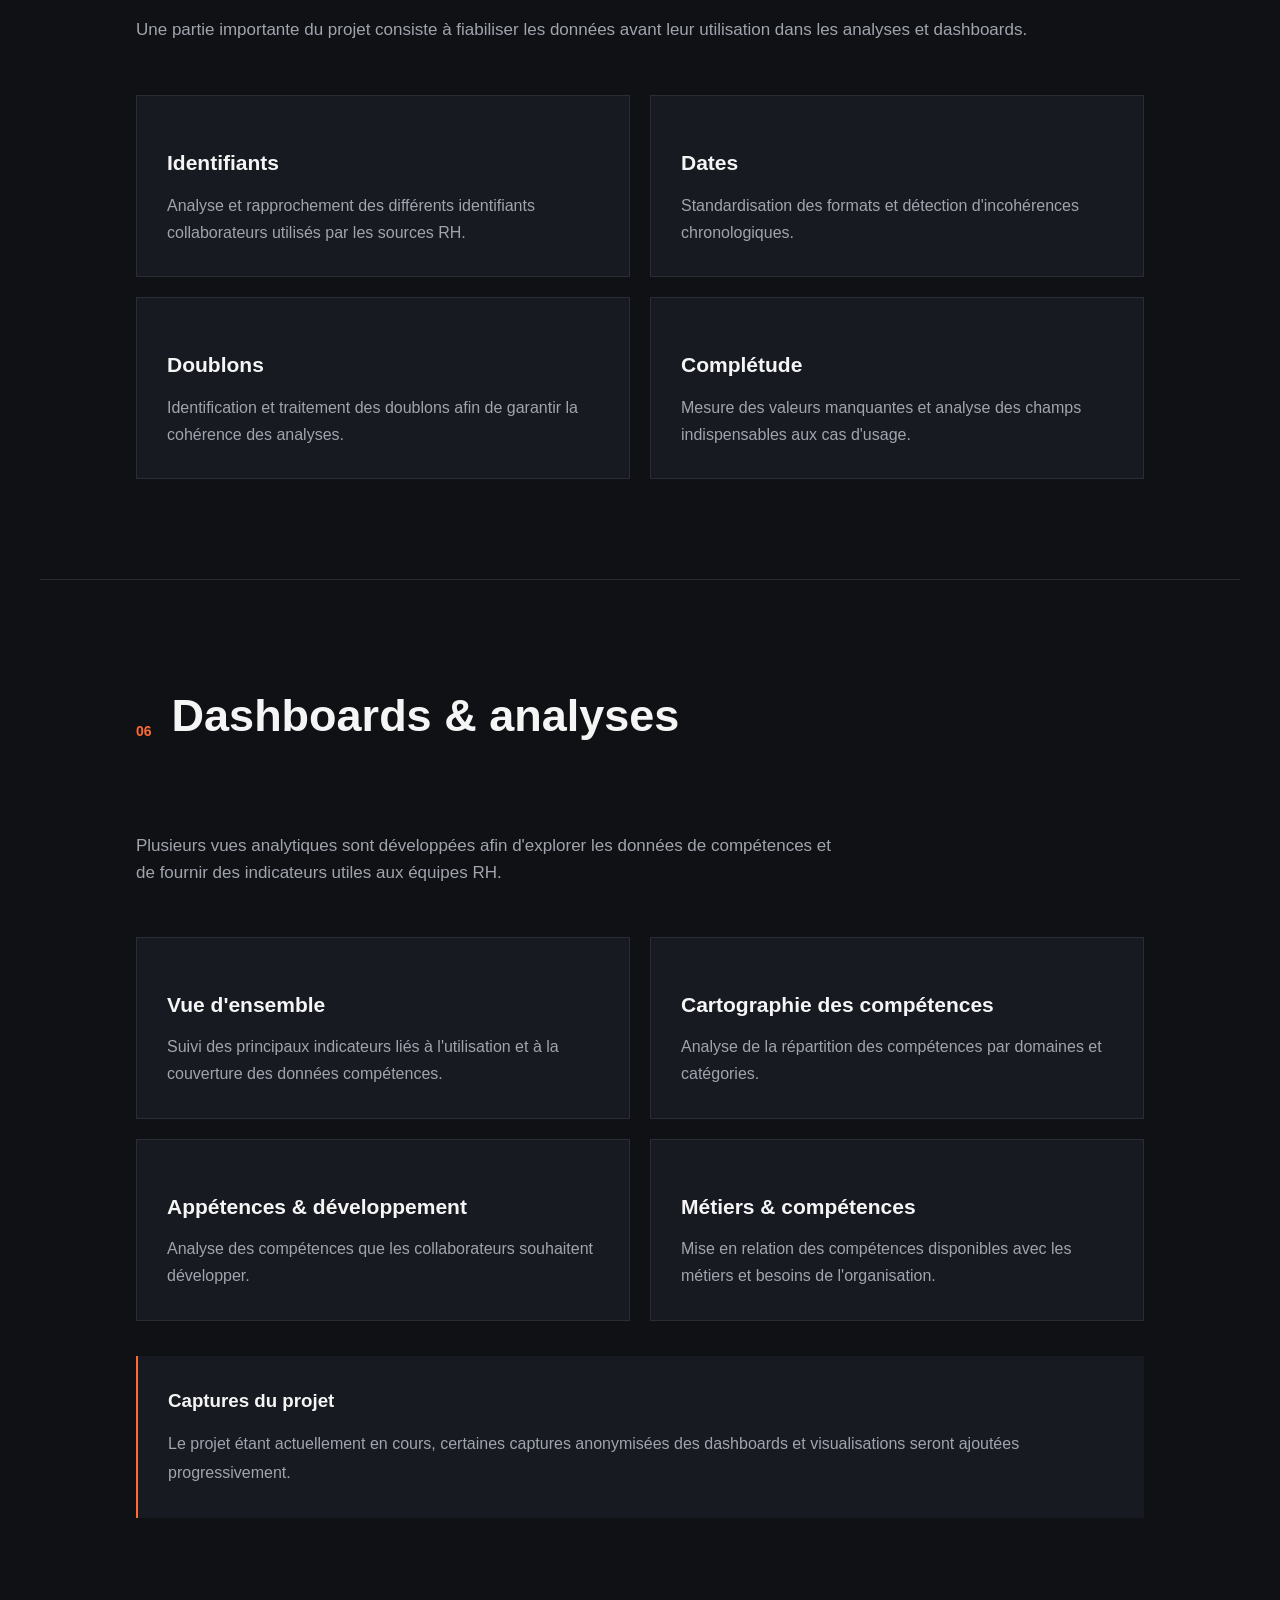
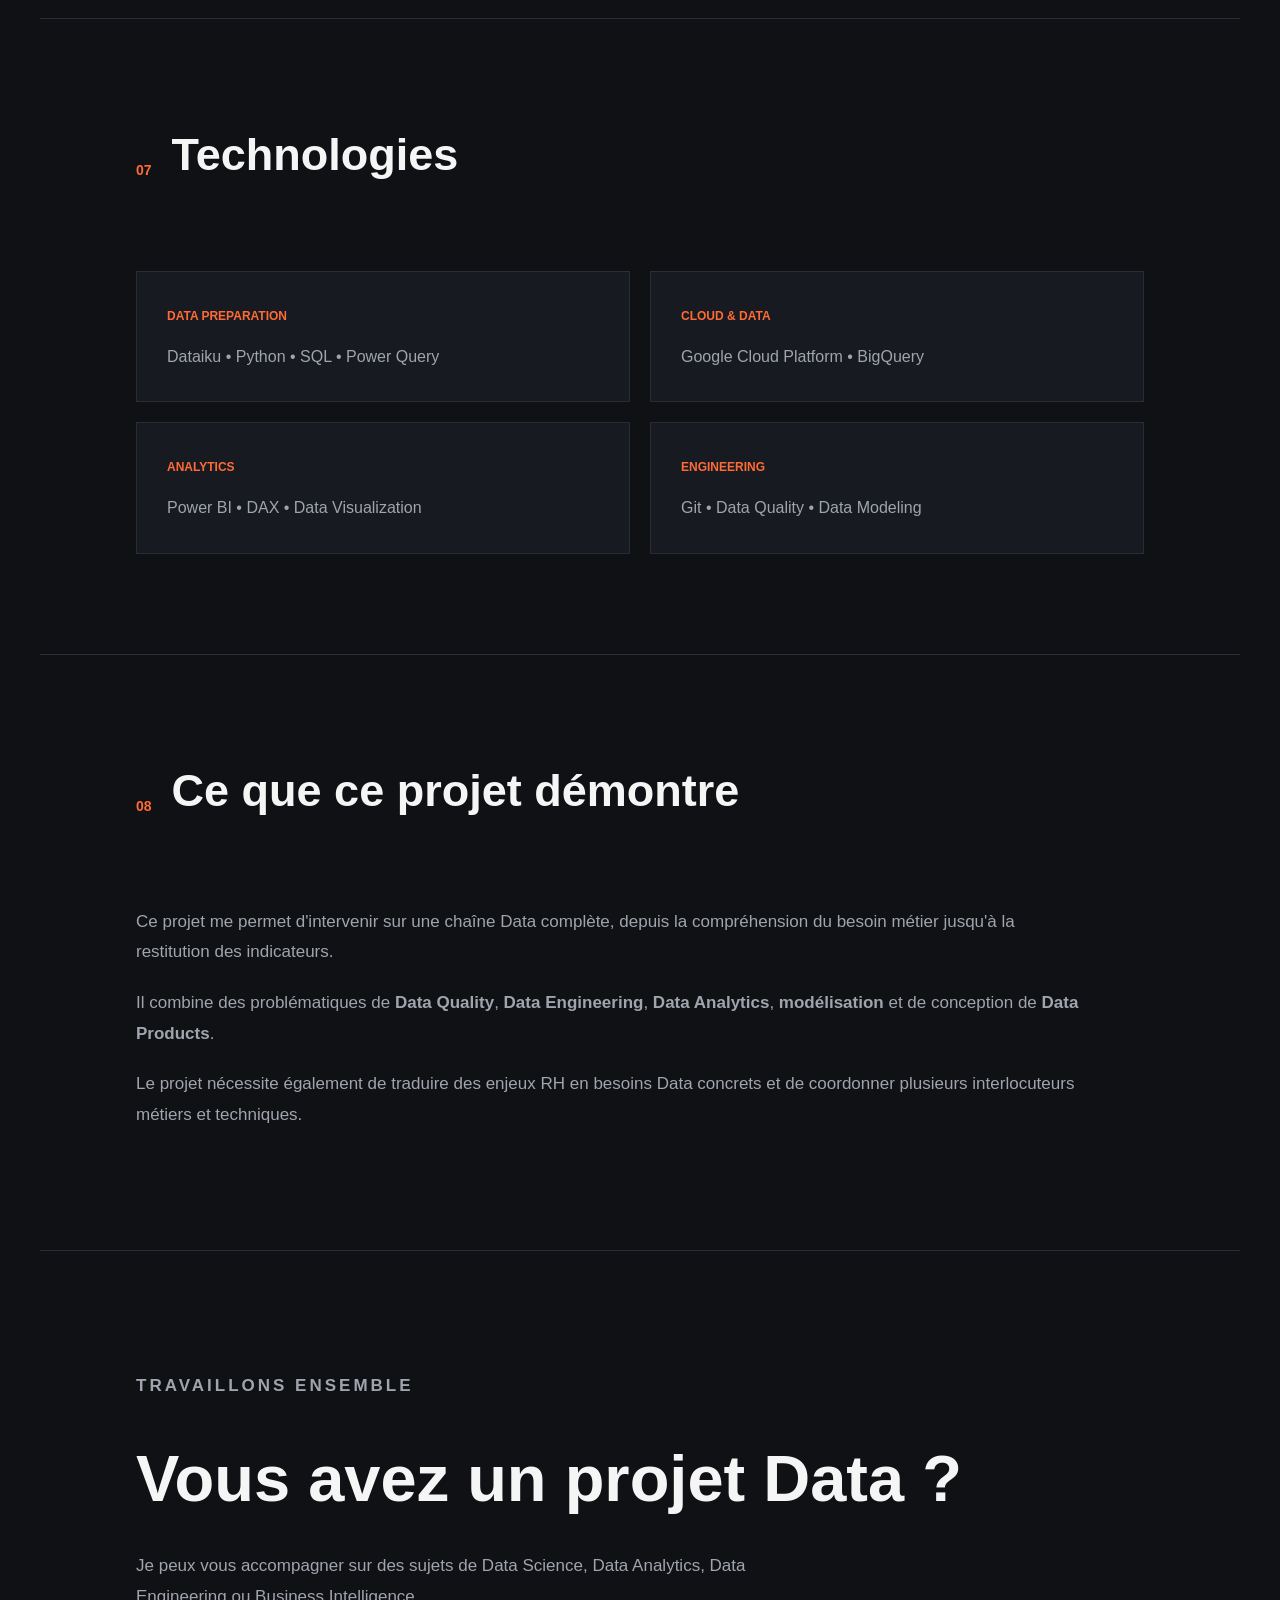
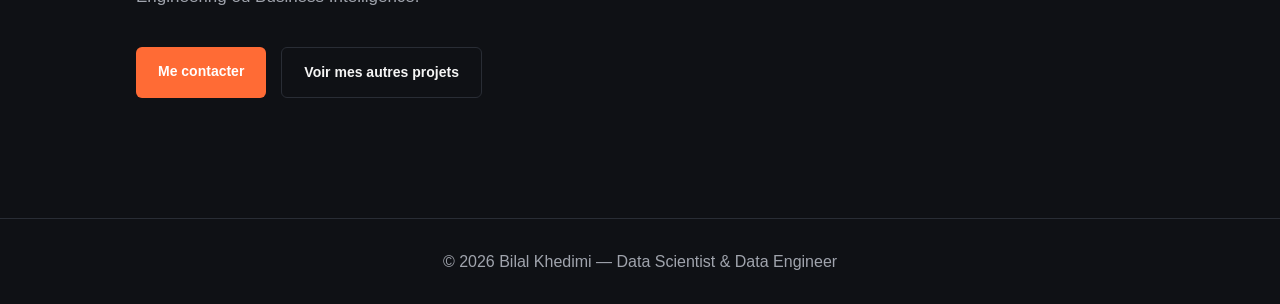
<file: Projects/orange-skills.html>
<!DOCTYPE html>
<html lang="fr">

<head>
    <meta charset="UTF-8">
    <meta name="viewport" content="width=device-width, initial-scale=1.0">

    <title>Orange — Skills Data Product | Bilal Khedimi</title>

    <link rel="stylesheet" href="../style.css">
</head>

<body>

    <!-- NAVBAR -->
    <header>
        <nav>
            <a href="../index.html" class="logo">BK</a>

            <button class="menu-toggle" aria-label="Ouvrir le menu">
                ☰
            </button>

            <div class="nav-links">
                <a href="../index.html#about">À propos</a>
                <a href="../index.html#skills">Compétences</a>
                <a href="../index.html#services">Services</a>
                <a href="../index.html#projects">Projets</a>
                <a href="../index.html#contact">Contact</a>
            </div>
        </nav>
    </header>


    <main class="project-page">

        <!-- HERO -->
        <section class="project-hero">

            <a href="../index.html#projects" class="back-link">
                ← Retour aux projets
            </a>

            <p class="hero-label">
                PROJET DATA & ANALYTICS RH
            </p>

            <h1>Orange</h1>

            <h2>
                Conception et exploration d'un Skills Data Product
                pour valoriser les données de compétences.
            </h2>

            <p class="project-intro">
                Projet Data RH autour de la structuration, la qualité
                et la valorisation des données de compétences afin
                d'accompagner différents cas d'usage liés aux métiers,
                aux compétences et au développement des collaborateurs.
            </p>

            <div class="project-tags">
                <span>Data Science</span>
                <span>Data Analytics</span>
                <span>Data Product</span>
                <span>GCP</span>
                <span>BigQuery</span>
                <span>Dataiku</span>
                <span>Power BI</span>
            </div>


            <div class="project-meta">

                <div class="project-meta-item">
                    <span>TYPE</span>
                    <strong>Projet Data RH</strong>
                </div>

                <div class="project-meta-item">
                    <span>MON RÔLE</span>
                    <strong>Data Scientist / Analyst</strong>
                </div>

                <div class="project-meta-item">
                    <span>DOMAINE</span>
                    <strong>Skills Management</strong>
                </div>

                <div class="project-meta-item">
                    <span>STATUT</span>
                    <strong>Projet en cours</strong>
                </div>

            </div>

        </section>


        <!-- 01 CONTEXTE -->
        <section class="project-section">

            <div class="project-section-title">
                <span>01</span>
                <h2>Contexte & problématique</h2>
            </div>

            <div class="project-text">

                <p>
                    Les données liées aux compétences des collaborateurs
                    représentent un levier important pour mieux comprendre
                    les expertises disponibles, identifier les besoins futurs
                    et accompagner les parcours professionnels.
                </p>

                <p>
                    Le projet consiste à explorer et structurer un futur
                    <strong>Skills Data Product</strong> permettant de centraliser
                    et valoriser différentes données RH issues notamment
                    des profils collaborateurs, des compétences déclarées
                    et des expériences professionnelles.
                </p>

                <p>
                    L'objectif est de transformer ces données en indicateurs
                    et produits analytiques exploitables par les équipes RH
                    afin de soutenir des décisions liées aux compétences,
                    aux métiers et à la mobilité interne.
                </p>

            </div>

        </section>


        <!-- 02 RESPONSABILITES -->
        <section class="project-section">

            <div class="project-section-title">
                <span>02</span>
                <h2>Mes responsabilités</h2>
            </div>

            <div class="contribution-grid">

                <div class="contribution-card">
                    <h3>Analyse des besoins</h3>
                    <p>
                        Recueil et formalisation des besoins métiers,
                        identification des cas d'usage et définition
                        des données nécessaires pour les alimenter.
                    </p>
                </div>

                <div class="contribution-card">
                    <h3>Data Quality</h3>
                    <p>
                        Analyse de la qualité des données,
                        détection des incohérences, gestion des doublons
                        et contrôle de la complétude des différentes sources.
                    </p>
                </div>

                <div class="contribution-card">
                    <h3>Préparation des données</h3>
                    <p>
                        Nettoyage, normalisation et transformation
                        des données collaborateurs, compétences
                        et expériences.
                    </p>
                </div>

                <div class="contribution-card">
                    <h3>Modélisation</h3>
                    <p>
                        Participation à la définition du modèle de données
                        et des relations nécessaires entre les différentes
                        sources RH.
                    </p>
                </div>

                <div class="contribution-card">
                    <h3>Analytics & BI</h3>
                    <p>
                        Construction d'indicateurs et de dashboards
                        permettant d'explorer les compétences,
                        les usages et les dynamiques RH.
                    </p>
                </div>

                <div class="contribution-card">
                    <h3>Coordination projet</h3>
                    <p>
                        Échanges avec les équipes métiers et techniques,
                        suivi des dépendances Data et présentation
                        régulière de l'avancement du projet.
                    </p>
                </div>

            </div>

        </section>


        <!-- 03 USE CASES -->
        <section class="project-section">

            <div class="project-section-title">
                <span>03</span>
                <h2>Cas d'usage étudiés</h2>
            </div>

            <p class="section-intro">
                Plusieurs cas d'usage ont été étudiés afin d'identifier
                les besoins Data à couvrir et les informations nécessaires
                pour construire le futur Skills Data Product.
            </p>

            <div class="feature-grid">

                <div class="feature-card">
                    <span class="feature-number">01</span>
                    <h3>Cartographie des compétences</h3>
                    <p>
                        Identifier les compétences présentes dans l'organisation
                        et analyser leur répartition.
                    </p>
                </div>

                <div class="feature-card">
                    <span class="feature-number">02</span>
                    <h3>Compétences critiques</h3>
                    <p>
                        Identifier les compétences stratégiques,
                        rares ou insuffisamment représentées.
                    </p>
                </div>

                <div class="feature-card">
                    <span class="feature-number">03</span>
                    <h3>Appétences</h3>
                    <p>
                        Analyser les souhaits de développement
                        et les domaines dans lesquels les collaborateurs
                        souhaitent progresser.
                    </p>
                </div>

                <div class="feature-card">
                    <span class="feature-number">04</span>
                    <h3>Parcours métiers</h3>
                    <p>
                        Explorer les passerelles entre métiers
                        et les compétences nécessaires pour accompagner
                        les mobilités professionnelles.
                    </p>
                </div>

                <div class="feature-card">
                    <span class="feature-number">05</span>
                    <h3>Métiers en tension</h3>
                    <p>
                        Croiser les informations métiers et compétences
                        afin d'anticiper certains besoins RH.
                    </p>
                </div>

                <div class="feature-card">
                    <span class="feature-number">06</span>
                    <h3>Matching de profils</h3>
                    <p>
                        Étudier la possibilité de rapprocher des profils,
                        compétences et opportunités de mobilité.
                    </p>
                </div>

            </div>

        </section>


        <!-- 04 DATA PIPELINE -->
        <section class="project-section">

            <div class="project-section-title">
                <span>04</span>
                <h2>Chaîne de traitement Data</h2>
            </div>

            <p class="section-intro">
                Le projet s'appuie sur plusieurs étapes,
                depuis les sources RH jusqu'à la restitution analytique.
            </p>

            <div class="architecture-flow">

                <div class="architecture-box">
                    <span>01</span>
                    <strong>Sources RH</strong>
                </div>

                <div class="architecture-arrow">→</div>

                <div class="architecture-box">
                    <span>02</span>
                    <strong>Préparation Dataiku</strong>
                </div>

                <div class="architecture-arrow">→</div>

                <div class="architecture-box">
                    <span>03</span>
                    <strong>GCP / BigQuery</strong>
                </div>

                <div class="architecture-arrow">→</div>

                <div class="architecture-box">
                    <span>04</span>
                    <strong>Power BI</strong>
                </div>

            </div>

            <div class="technical-note">

                <h3>Objectif</h3>

                <p>
                    Construire une chaîne de données fiable et réutilisable
                    permettant d'alimenter différents cas d'usage analytiques
                    et futurs usages Data ou IA.
                </p>

            </div>

        </section>


        <!-- 05 DATA QUALITY -->
        <section class="project-section">

            <div class="project-section-title">
                <span>05</span>
                <h2>Travail sur la qualité des données</h2>
            </div>

            <div class="project-text">

                <p>
                    Une partie importante du projet consiste à fiabiliser
                    les données avant leur utilisation dans les analyses
                    et dashboards.
                </p>

            </div>

            <div class="feature-grid">

                <div class="feature-card">
                    <h3>Identifiants</h3>
                    <p>
                        Analyse et rapprochement des différents identifiants
                        collaborateurs utilisés par les sources RH.
                    </p>
                </div>

                <div class="feature-card">
                    <h3>Dates</h3>
                    <p>
                        Standardisation des formats et détection
                        d'incohérences chronologiques.
                    </p>
                </div>

                <div class="feature-card">
                    <h3>Doublons</h3>
                    <p>
                        Identification et traitement des doublons
                        afin de garantir la cohérence des analyses.
                    </p>
                </div>

                <div class="feature-card">
                    <h3>Complétude</h3>
                    <p>
                        Mesure des valeurs manquantes et analyse
                        des champs indispensables aux cas d'usage.
                    </p>
                </div>

            </div>

        </section>


        <!-- 06 DASHBOARDS -->
        <section class="project-section">

            <div class="project-section-title">
                <span>06</span>
                <h2>Dashboards & analyses</h2>
            </div>

            <p class="section-intro">
                Plusieurs vues analytiques sont développées afin d'explorer
                les données de compétences et de fournir des indicateurs
                utiles aux équipes RH.
            </p>

            <div class="feature-grid">

                <div class="feature-card">
                    <h3>Vue d'ensemble</h3>
                    <p>
                        Suivi des principaux indicateurs liés à l'utilisation
                        et à la couverture des données compétences.
                    </p>
                </div>

                <div class="feature-card">
                    <h3>Cartographie des compétences</h3>
                    <p>
                        Analyse de la répartition des compétences
                        par domaines et catégories.
                    </p>
                </div>

                <div class="feature-card">
                    <h3>Appétences & développement</h3>
                    <p>
                        Analyse des compétences que les collaborateurs
                        souhaitent développer.
                    </p>
                </div>

                <div class="feature-card">
                    <h3>Métiers & compétences</h3>
                    <p>
                        Mise en relation des compétences disponibles
                        avec les métiers et besoins de l'organisation.
                    </p>
                </div>

            </div>


            <div class="technical-note project-secondary-text">

                <h3>Captures du projet</h3>

                <p>
                    Le projet étant actuellement en cours,
                    certaines captures anonymisées des dashboards
                    et visualisations seront ajoutées progressivement.
                </p>

            </div>

        </section>


        <!-- 07 TECHNOLOGIES -->
        <section class="project-section">

            <div class="project-section-title">
                <span>07</span>
                <h2>Technologies</h2>
            </div>

            <div class="tech-grid">

                <div class="tech-category">
                    <span>DATA PREPARATION</span>
                    <p>
                        Dataiku • Python • SQL • Power Query
                    </p>
                </div>

                <div class="tech-category">
                    <span>CLOUD & DATA</span>
                    <p>
                        Google Cloud Platform • BigQuery
                    </p>
                </div>

                <div class="tech-category">
                    <span>ANALYTICS</span>
                    <p>
                        Power BI • DAX • Data Visualization
                    </p>
                </div>

                <div class="tech-category">
                    <span>ENGINEERING</span>
                    <p>
                        Git • Data Quality • Data Modeling
                    </p>
                </div>

            </div>

        </section>


        <!-- 08 TAKEAWAYS -->
        <section class="project-section">

            <div class="project-section-title">
                <span>08</span>
                <h2>Ce que ce projet démontre</h2>
            </div>

            <div class="project-text">

                <p>
                    Ce projet me permet d'intervenir sur une chaîne Data complète,
                    depuis la compréhension du besoin métier jusqu'à la restitution
                    des indicateurs.
                </p>

                <p>
                    Il combine des problématiques de
                    <strong>Data Quality</strong>,
                    <strong>Data Engineering</strong>,
                    <strong>Data Analytics</strong>,
                    <strong>modélisation</strong>
                    et de conception de
                    <strong>Data Products</strong>.
                </p>

                <p>
                    Le projet nécessite également de traduire des enjeux RH
                    en besoins Data concrets et de coordonner plusieurs
                    interlocuteurs métiers et techniques.
                </p>

            </div>

        </section>


        <!-- CTA -->
        <section class="project-cta">

            <p class="hero-label">TRAVAILLONS ENSEMBLE</p>

            <h2>
                Vous avez un projet Data ?
            </h2>

            <p>
                Je peux vous accompagner sur des sujets de Data Science,
                Data Analytics, Data Engineering ou Business Intelligence.
            </p>

            <div class="hero-buttons" style="margin-top: 35px;">

                <a
                    href="../index.html#contact"
                    class="btn btn-primary"
                >
                    Me contacter
                </a>

                <a
                    href="../index.html#projects"
                    class="btn btn-secondary"
                >
                    Voir mes autres projets
                </a>

            </div>

        </section>

    </main>


    <footer>
        © 2026 Bilal Khedimi — Data Scientist & Data Engineer
    </footer>


    <script src="../script.js"></script>

</body>

</html>
</file>
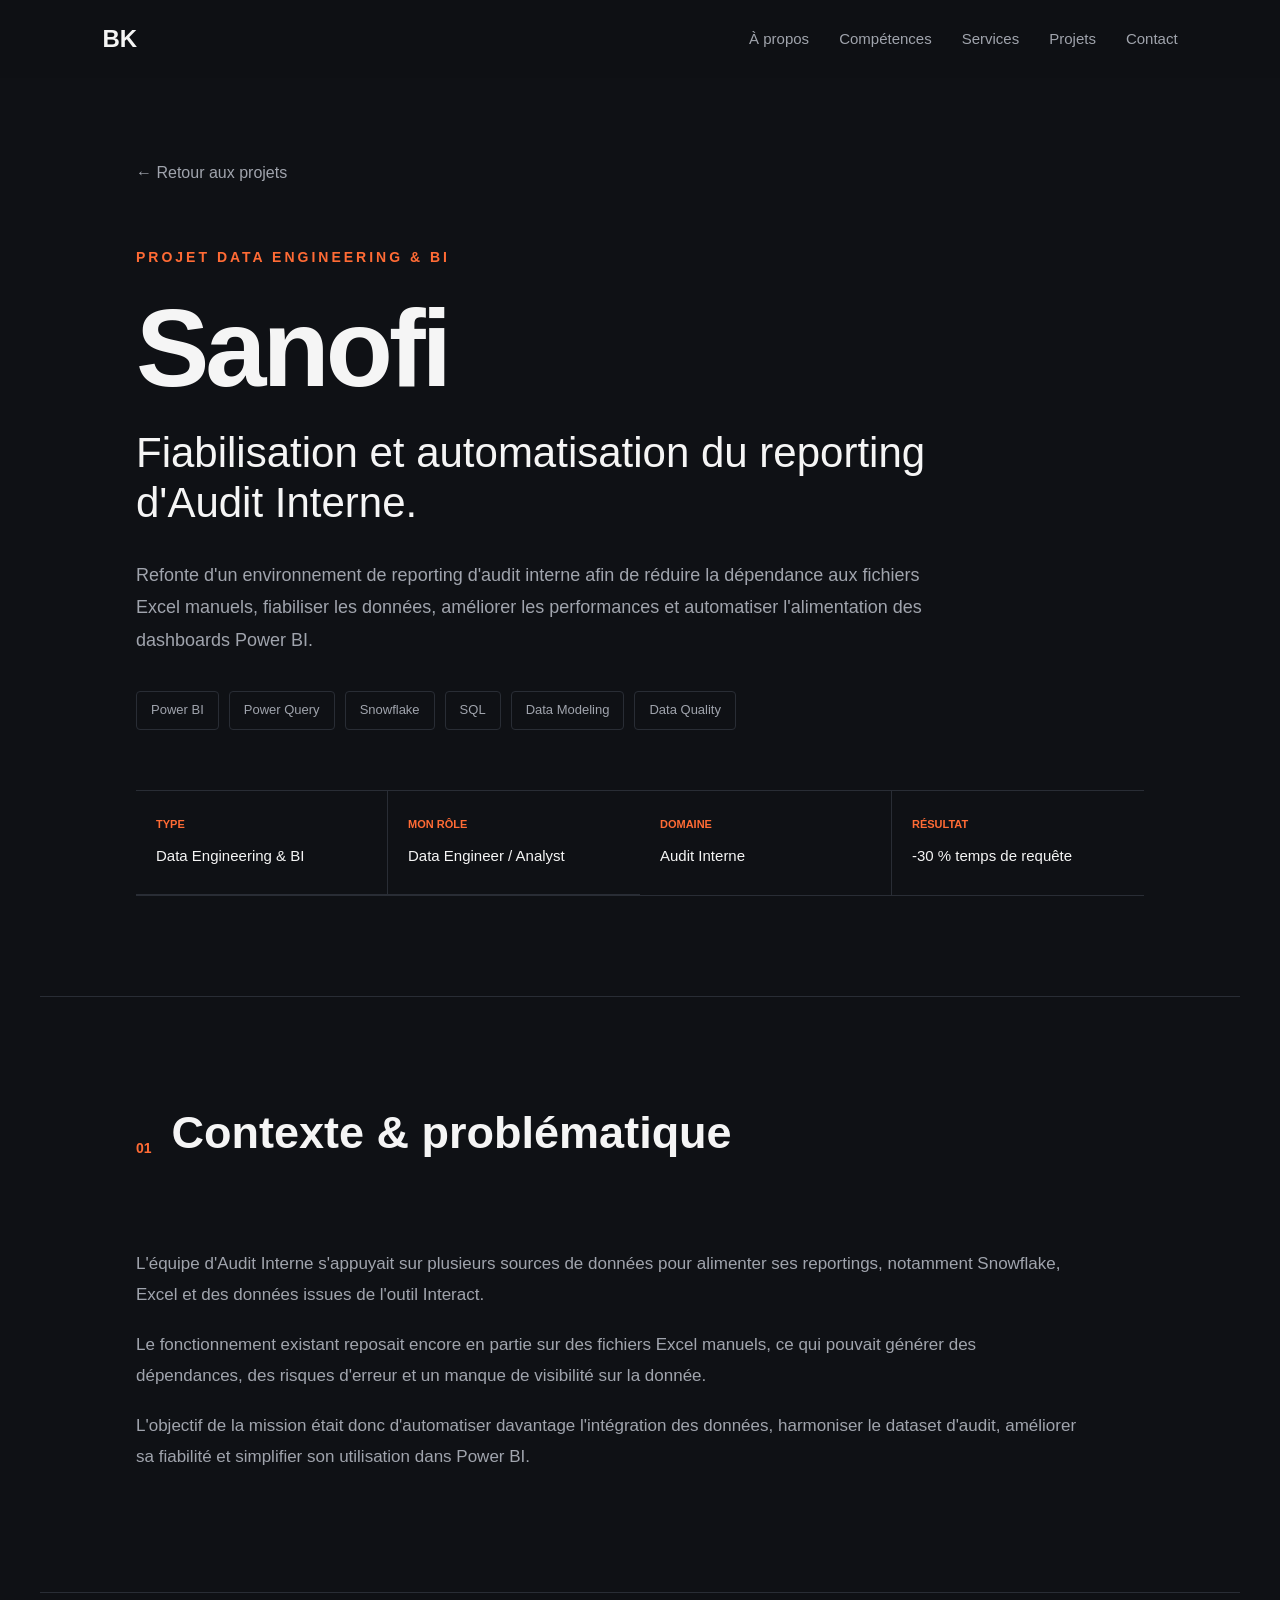
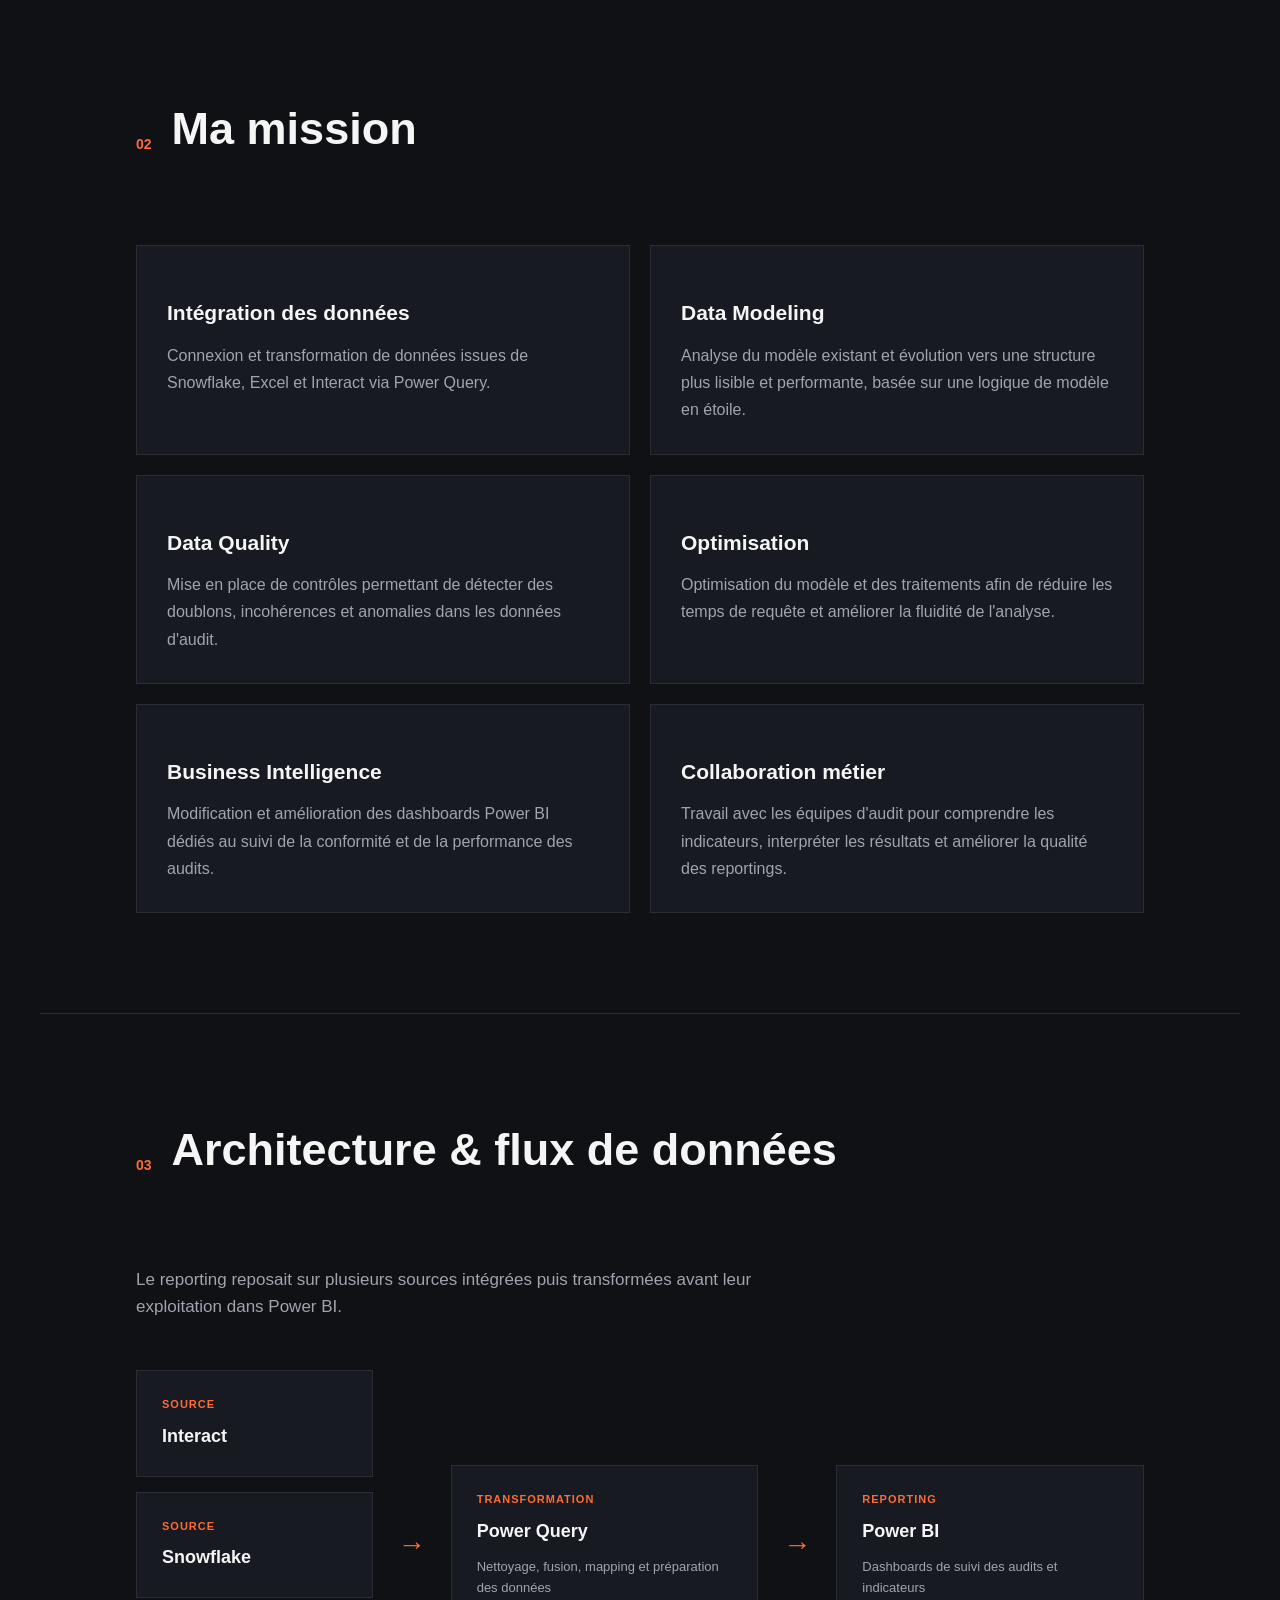
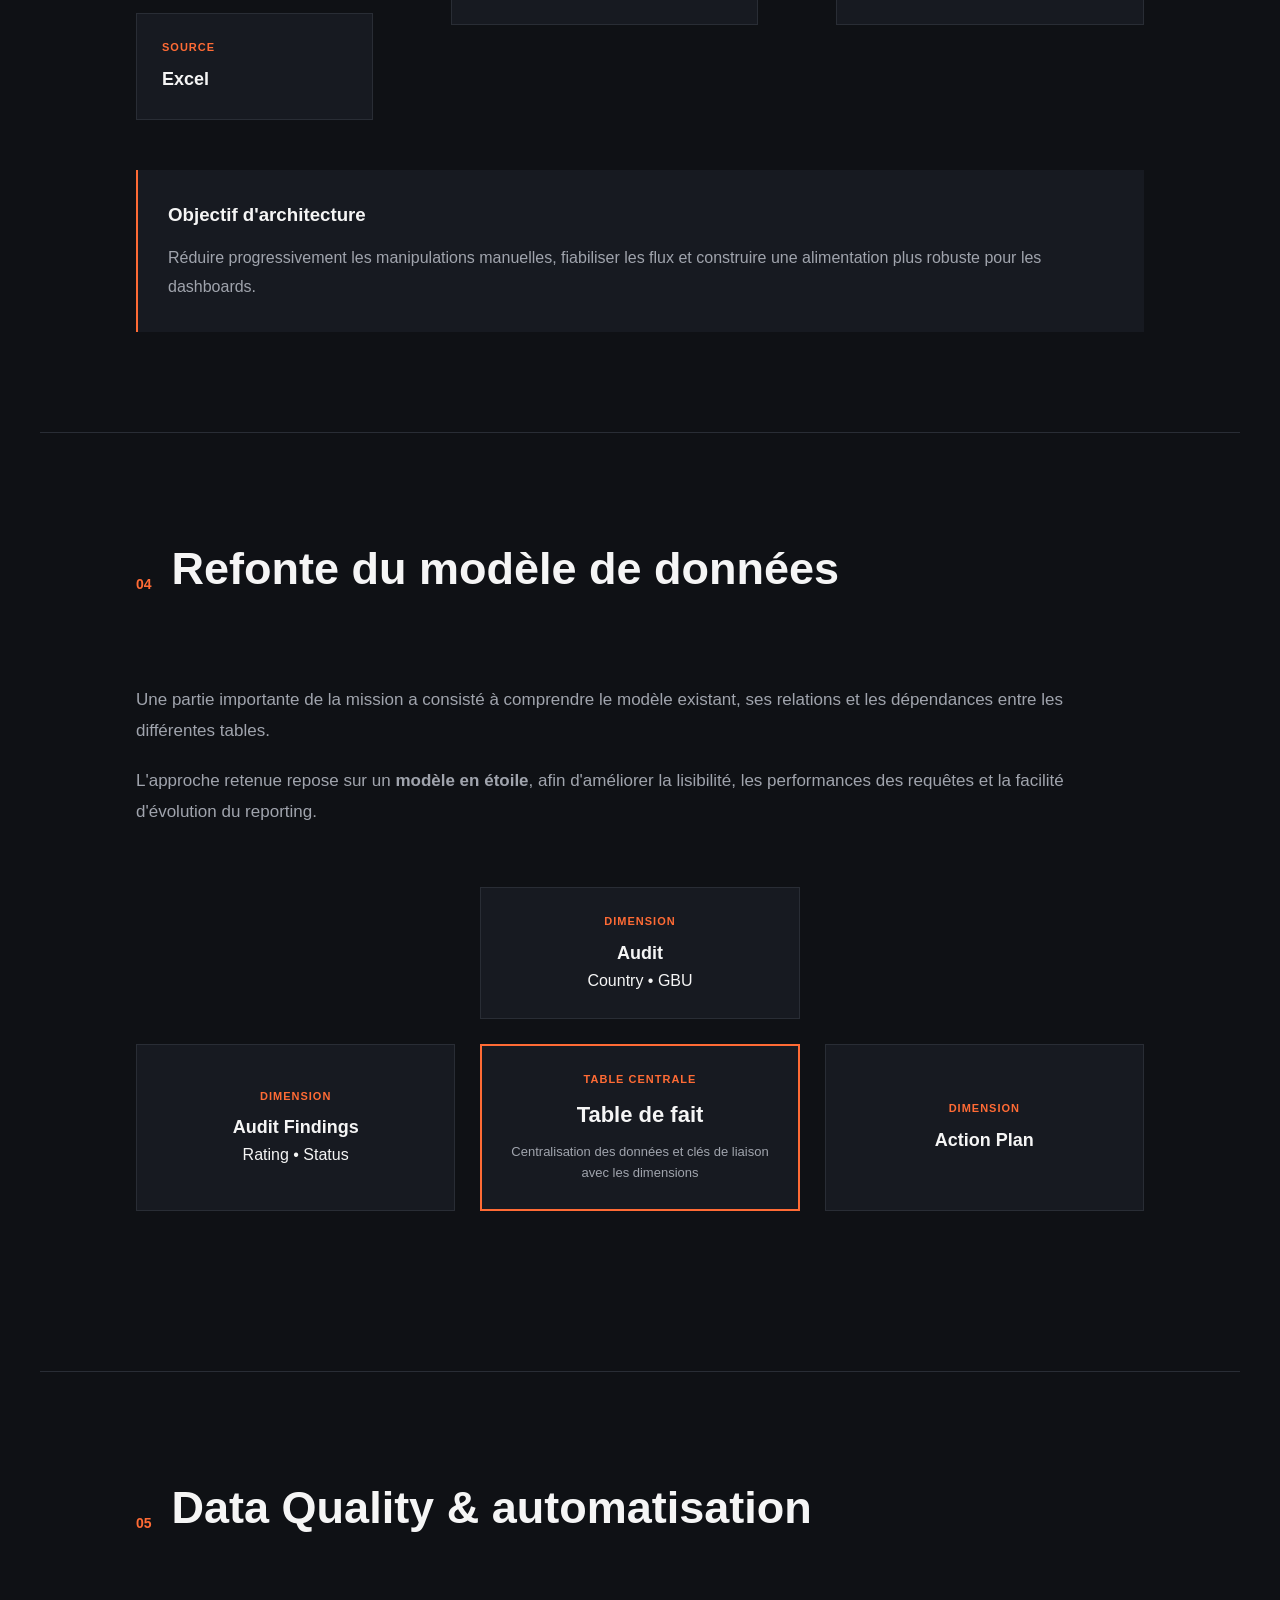
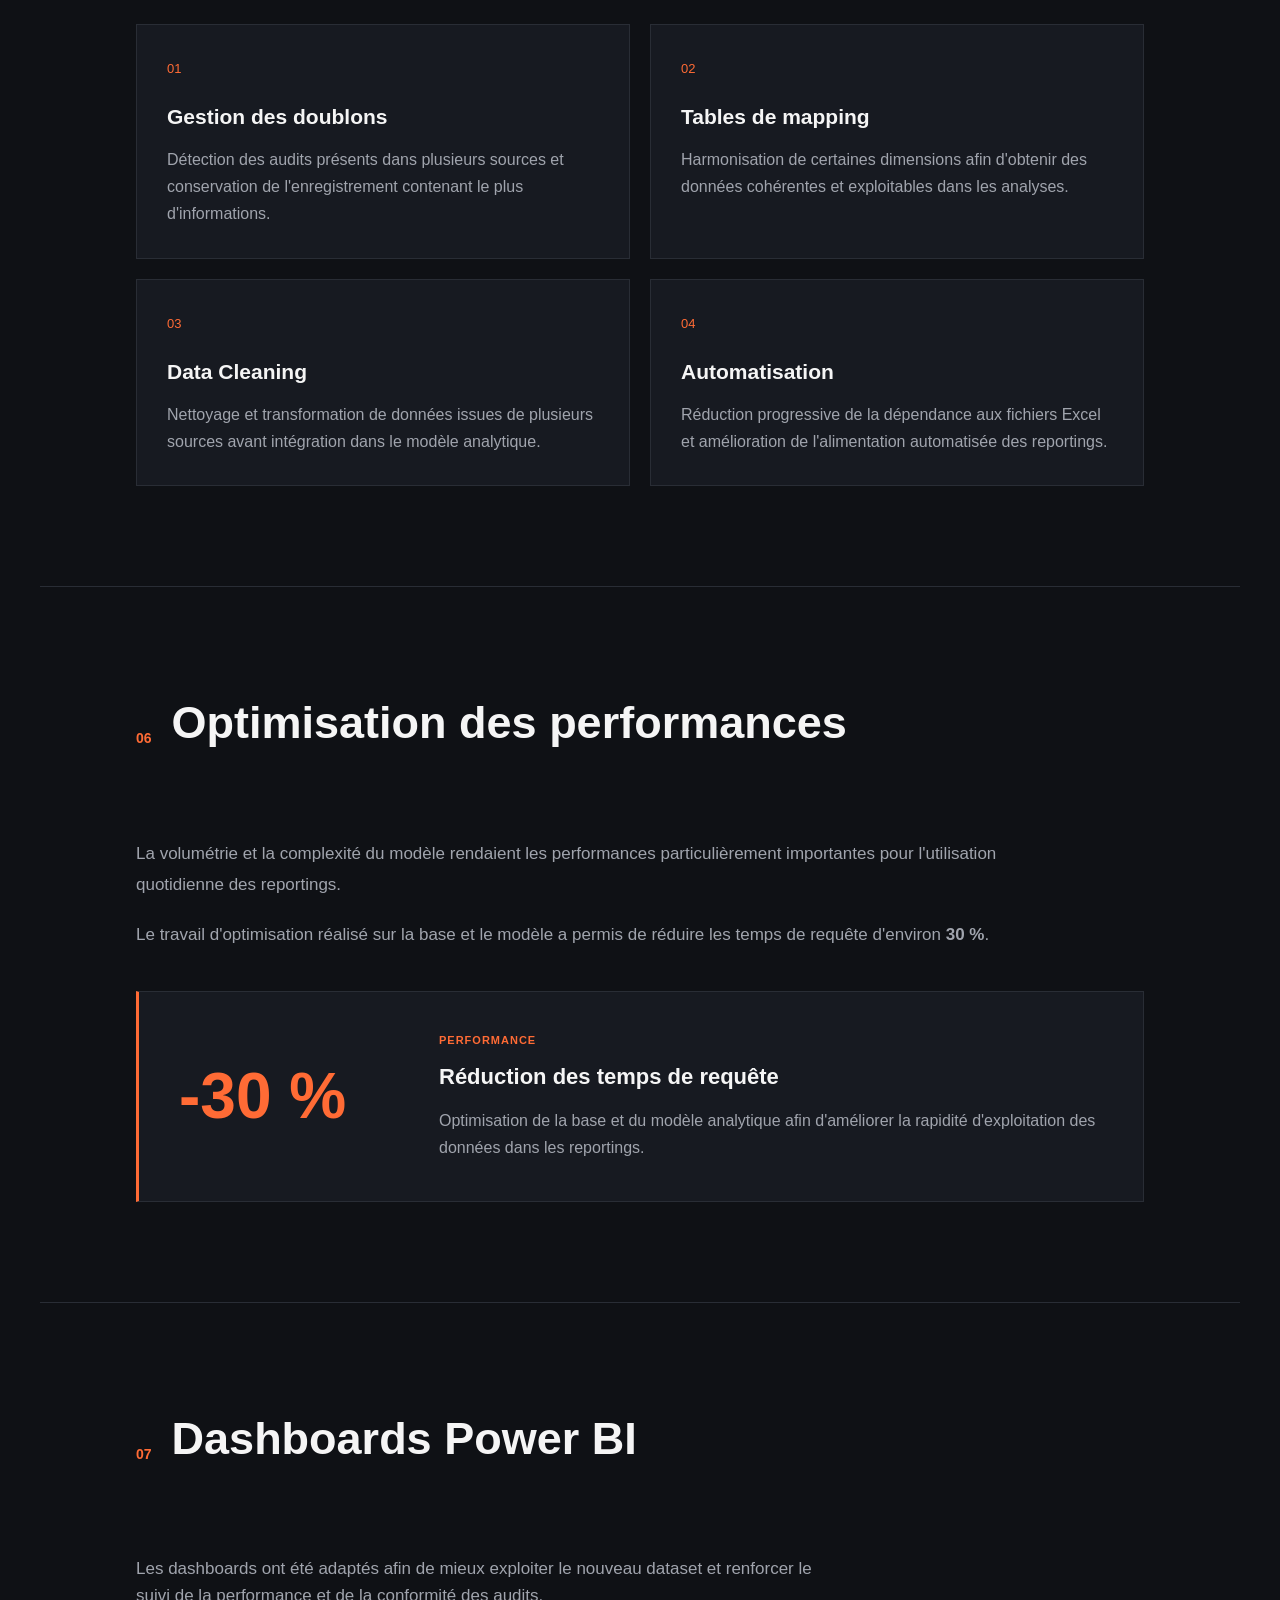
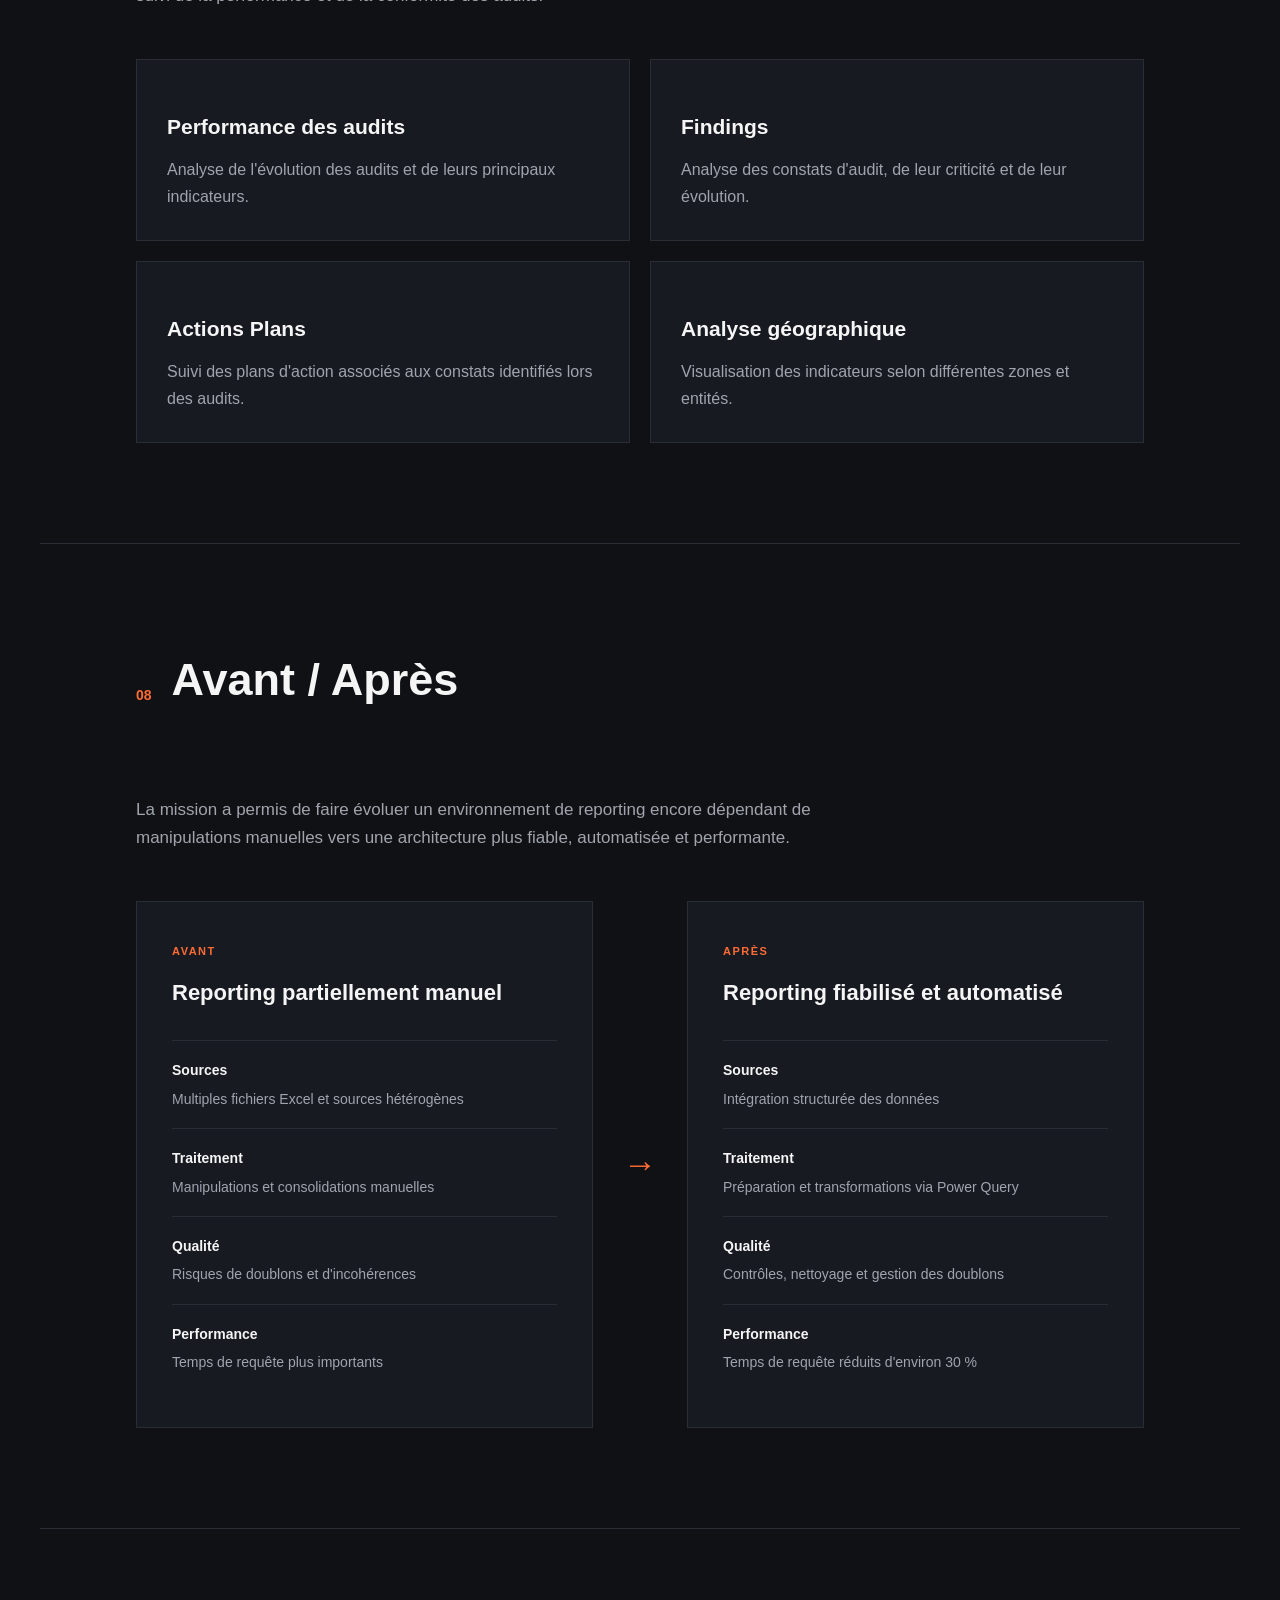
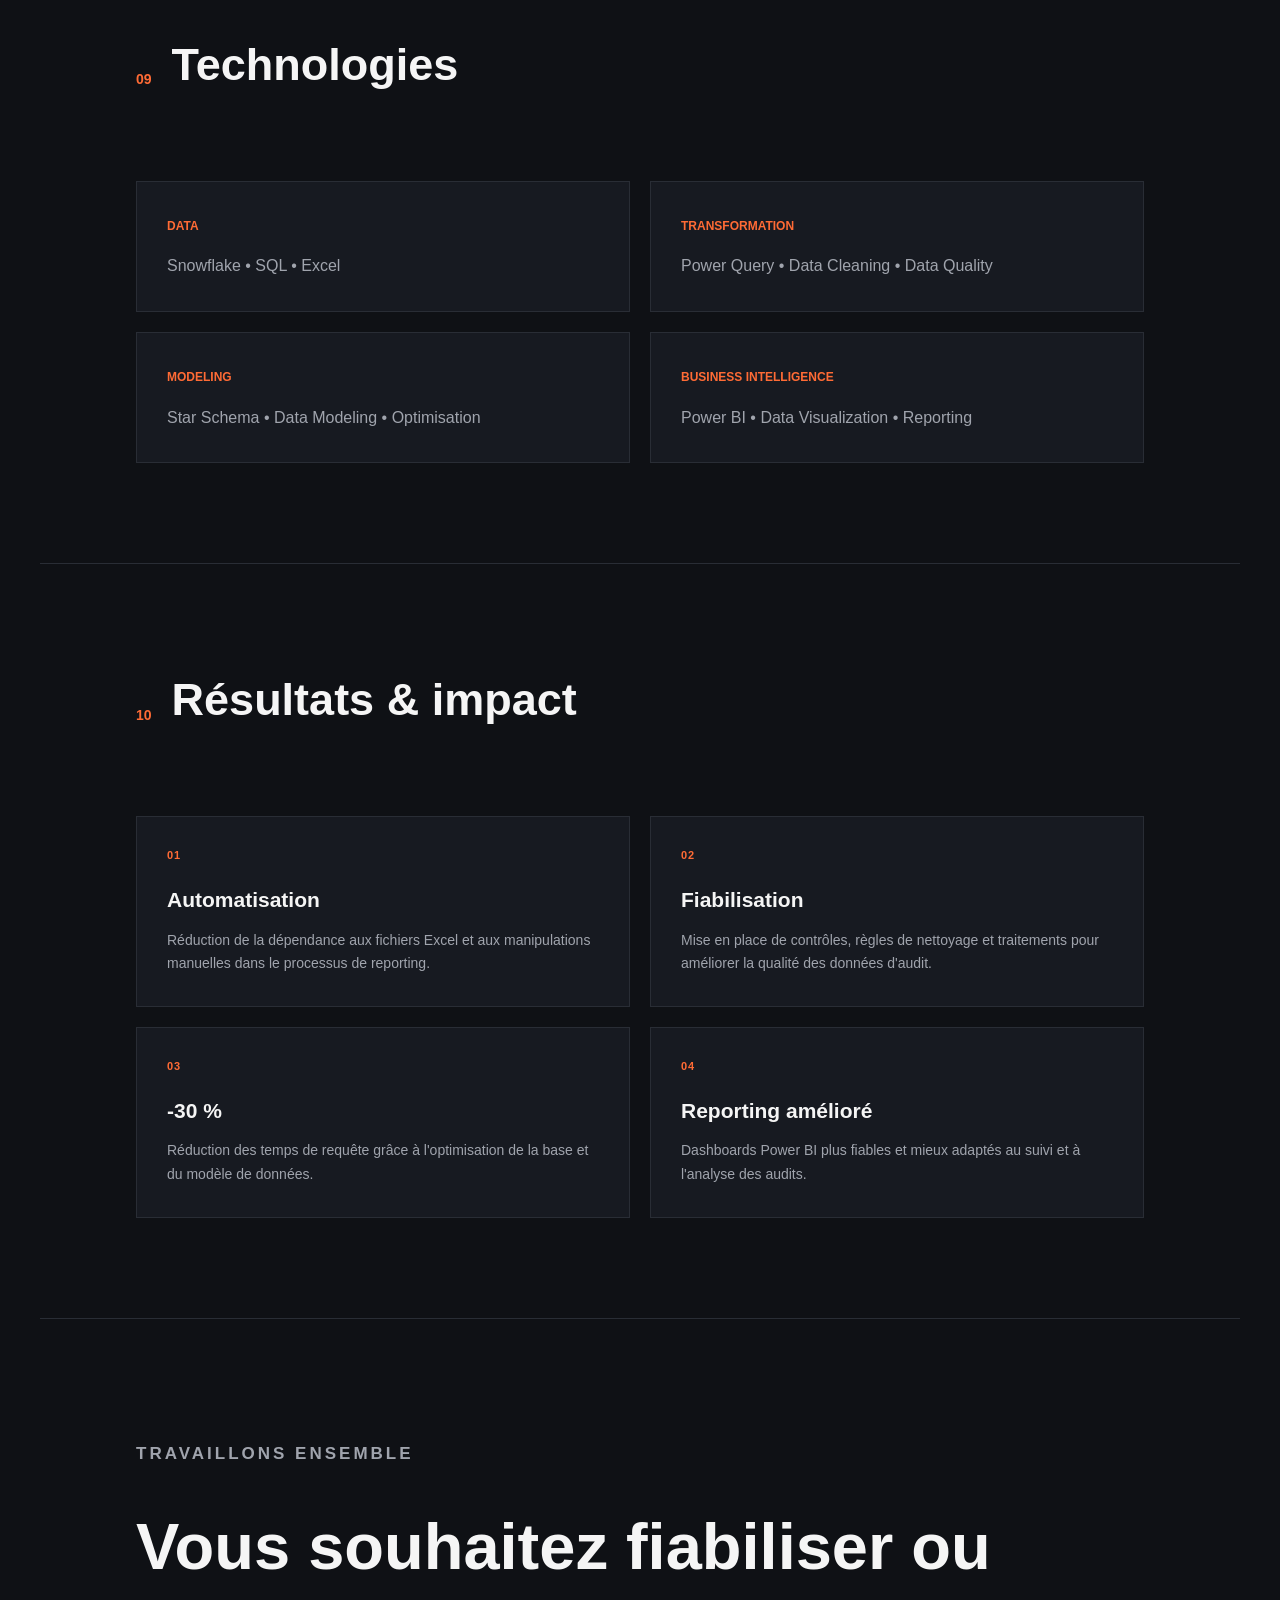
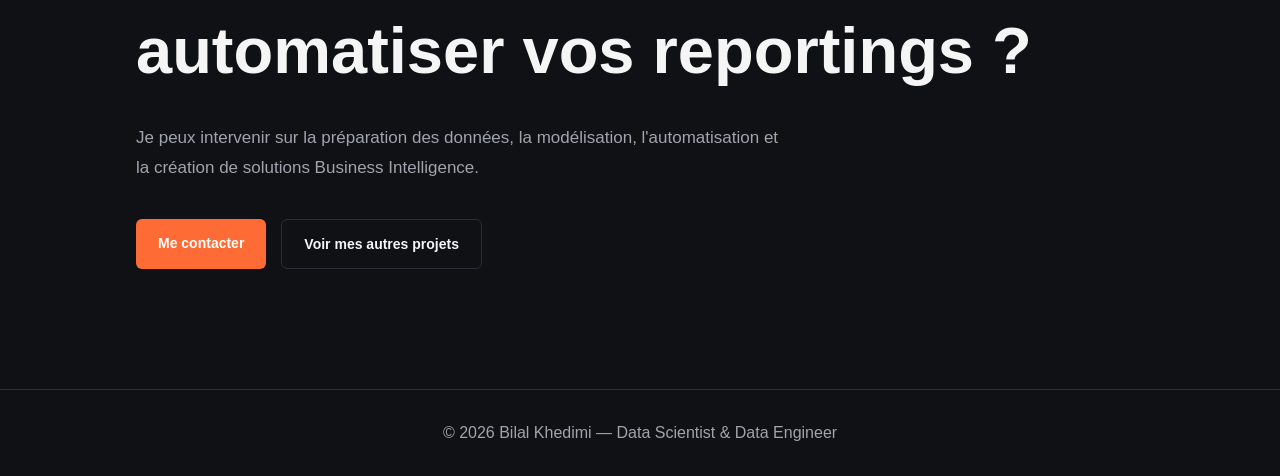
<file: Projects/sanofi-audit.html>
<!DOCTYPE html>
<html lang="fr">

<head>
    <meta charset="UTF-8">
    <meta name="viewport" content="width=device-width, initial-scale=1.0">

    <title>Sanofi — Audit interne Data & BI | Bilal Khedimi</title>

    <link rel="stylesheet" href="../style.css">
</head>

<body>

    <!-- NAVBAR -->
    <header>
        <nav>
            <a href="../index.html" class="logo">BK</a>

            <button class="menu-toggle" aria-label="Ouvrir le menu">
                ☰
            </button>

            <div class="nav-links">
                <a href="../index.html#about">À propos</a>
                <a href="../index.html#skills">Compétences</a>
                <a href="../index.html#services">Services</a>
                <a href="../index.html#projects">Projets</a>
                <a href="../index.html#contact">Contact</a>
            </div>
        </nav>
    </header>


    <main class="project-page">

        <!-- HERO -->
        <section class="project-hero">

            <a href="../index.html#projects" class="back-link">
                ← Retour aux projets
            </a>

            <p class="hero-label">
                PROJET DATA ENGINEERING & BI
            </p>

            <h1>Sanofi</h1>

            <h2>
                Fiabilisation et automatisation
                du reporting d'Audit Interne.
            </h2>

            <p class="project-intro">
                Refonte d'un environnement de reporting d'audit interne
                afin de réduire la dépendance aux fichiers Excel manuels,
                fiabiliser les données, améliorer les performances
                et automatiser l'alimentation des dashboards Power BI.
            </p>

            <div class="project-tags">
                <span>Power BI</span>
                <span>Power Query</span>
                <span>Snowflake</span>
                <span>SQL</span>
                <span>Data Modeling</span>
                <span>Data Quality</span>
            </div>


            <div class="project-meta">

                <div class="project-meta-item">
                    <span>TYPE</span>
                    <strong>Data Engineering & BI</strong>
                </div>

                <div class="project-meta-item">
                    <span>MON RÔLE</span>
                    <strong>Data Engineer / Analyst</strong>
                </div>

                <div class="project-meta-item">
                    <span>DOMAINE</span>
                    <strong>Audit Interne</strong>
                </div>

                <div class="project-meta-item">
                    <span>RÉSULTAT</span>
                    <strong>-30 % temps de requête</strong>
                </div>

            </div>

        </section>


        <!-- 01 CONTEXTE -->
        <section class="project-section">

            <div class="project-section-title">
                <span>01</span>
                <h2>Contexte & problématique</h2>
            </div>

            <div class="project-text">

                <p>
                    L'équipe d'Audit Interne s'appuyait sur plusieurs sources
                    de données pour alimenter ses reportings, notamment
                    Snowflake, Excel et des données issues de l'outil Interact.
                </p>

                <p>
                    Le fonctionnement existant reposait encore en partie
                    sur des fichiers Excel manuels, ce qui pouvait générer
                    des dépendances, des risques d'erreur et un manque
                    de visibilité sur la donnée.
                </p>

                <p>
                    L'objectif de la mission était donc d'automatiser davantage
                    l'intégration des données, harmoniser le dataset d'audit,
                    améliorer sa fiabilité et simplifier son utilisation
                    dans Power BI.
                </p>

            </div>

        </section>


        <!-- 02 MISSION -->
        <section class="project-section">

            <div class="project-section-title">
                <span>02</span>
                <h2>Ma mission</h2>
            </div>

            <div class="contribution-grid">

                <div class="contribution-card">
                    <h3>Intégration des données</h3>
                    <p>
                        Connexion et transformation de données issues
                        de Snowflake, Excel et Interact via Power Query.
                    </p>
                </div>

                <div class="contribution-card">
                    <h3>Data Modeling</h3>
                    <p>
                        Analyse du modèle existant et évolution vers
                        une structure plus lisible et performante,
                        basée sur une logique de modèle en étoile.
                    </p>
                </div>

                <div class="contribution-card">
                    <h3>Data Quality</h3>
                    <p>
                        Mise en place de contrôles permettant de détecter
                        des doublons, incohérences et anomalies
                        dans les données d'audit.
                    </p>
                </div>

                <div class="contribution-card">
                    <h3>Optimisation</h3>
                    <p>
                        Optimisation du modèle et des traitements
                        afin de réduire les temps de requête
                        et améliorer la fluidité de l'analyse.
                    </p>
                </div>

                <div class="contribution-card">
                    <h3>Business Intelligence</h3>
                    <p>
                        Modification et amélioration des dashboards Power BI
                        dédiés au suivi de la conformité et de la performance
                        des audits.
                    </p>
                </div>

                <div class="contribution-card">
                    <h3>Collaboration métier</h3>
                    <p>
                        Travail avec les équipes d'audit pour comprendre
                        les indicateurs, interpréter les résultats
                        et améliorer la qualité des reportings.
                    </p>
                </div>

            </div>

        </section>


        <!-- 03 ARCHITECTURE -->
        <section class="project-section">

            <div class="project-section-title">
                <span>03</span>
                <h2>Architecture & flux de données</h2>
            </div>

            <p class="section-intro">
                Le reporting reposait sur plusieurs sources intégrées
                puis transformées avant leur exploitation dans Power BI.
            </p>

            <div class="sanofi-data-flow">

    <div class="sanofi-source-column">

        <div class="sanofi-flow-box">
            <span>SOURCE</span>
            <strong>Interact</strong>
        </div>

        <div class="sanofi-flow-box">
            <span>SOURCE</span>
            <strong>Snowflake</strong>
        </div>

        <div class="sanofi-flow-box">
            <span>SOURCE</span>
            <strong>Excel</strong>
        </div>

    </div>

    <div class="sanofi-flow-arrow">→</div>

    <div class="sanofi-flow-box sanofi-main-box">
        <span>TRANSFORMATION</span>
        <strong>Power Query</strong>
        <p>Nettoyage, fusion, mapping et préparation des données</p>
    </div>

    <div class="sanofi-flow-arrow">→</div>

    <div class="sanofi-flow-box sanofi-main-box">
        <span>REPORTING</span>
        <strong>Power BI</strong>
        <p>Dashboards de suivi des audits et indicateurs</p>
    </div>

</div>

            <div class="technical-note">

                <h3>Objectif d'architecture</h3>

                <p>
                    Réduire progressivement les manipulations manuelles,
                    fiabiliser les flux et construire une alimentation
                    plus robuste pour les dashboards.
                </p>

            </div>

        </section>


        <!-- 04 MODELE -->
        <section class="project-section">

            <div class="project-section-title">
                <span>04</span>
                <h2>Refonte du modèle de données</h2>
            </div>

            <div class="project-text">

                <p>
                    Une partie importante de la mission a consisté à comprendre
                    le modèle existant, ses relations et les dépendances
                    entre les différentes tables.
                </p>

                <p>
                    L'approche retenue repose sur un
                    <strong>modèle en étoile</strong>,
                    afin d'améliorer la lisibilité, les performances
                    des requêtes et la facilité d'évolution du reporting.
                </p>

            </div>

            <div class="star-schema">

    <div class="star-dimension star-top">
        <span>DIMENSION</span>
        <strong>Audit</strong>
        <p>Country • GBU</p>
    </div>

    <div class="star-dimension star-left">
        <span>DIMENSION</span>
        <strong>Audit Findings</strong>
        <p>Rating • Status</p>
    </div>

    <div class="star-fact">
        <span>TABLE CENTRALE</span>
        <strong>Table de fait</strong>
        <p>Centralisation des données et clés de liaison avec les dimensions</p>
    </div>

    <div class="star-dimension star-right">
        <span>DIMENSION</span>
        <strong>Action Plan</strong>
    </div>

</div>

        </section>


        <!-- 05 DATA QUALITY -->
        <section class="project-section">

            <div class="project-section-title">
                <span>05</span>
                <h2>Data Quality & automatisation</h2>
            </div>

            <div class="feature-grid">

                <div class="feature-card">
                    <span class="feature-number">01</span>
                    <h3>Gestion des doublons</h3>
                    <p>
                        Détection des audits présents dans plusieurs sources
                        et conservation de l'enregistrement contenant
                        le plus d'informations.
                    </p>
                </div>

                <div class="feature-card">
                    <span class="feature-number">02</span>
                    <h3>Tables de mapping</h3>
                    <p>
                        Harmonisation de certaines dimensions
                        afin d'obtenir des données cohérentes
                        et exploitables dans les analyses.
                    </p>
                </div>

                <div class="feature-card">
                    <span class="feature-number">03</span>
                    <h3>Data Cleaning</h3>
                    <p>
                        Nettoyage et transformation de données issues
                        de plusieurs sources avant intégration
                        dans le modèle analytique.
                    </p>
                </div>

                <div class="feature-card">
                    <span class="feature-number">04</span>
                    <h3>Automatisation</h3>
                    <p>
                        Réduction progressive de la dépendance
                        aux fichiers Excel et amélioration
                        de l'alimentation automatisée des reportings.
                    </p>
                </div>

            </div>

        </section>


        <!-- 06 OPTIMISATION -->
        <section class="project-section">

            <div class="project-section-title">
                <span>06</span>
                <h2>Optimisation des performances</h2>
            </div>

            <div class="project-text">

                <p>
                    La volumétrie et la complexité du modèle rendaient
                    les performances particulièrement importantes
                    pour l'utilisation quotidienne des reportings.
                </p>

                <p>
                    Le travail d'optimisation réalisé sur la base
                    et le modèle a permis de réduire
                    les temps de requête d'environ
                    <strong>30 %</strong>.
                </p>

            </div>

            <div class="result-highlight">

    <div class="result-number">
        -30 %
    </div>

    <div class="result-content">
        <span>PERFORMANCE</span>
        <h3>Réduction des temps de requête</h3>
        <p>
            Optimisation de la base et du modèle analytique
            afin d'améliorer la rapidité d'exploitation
            des données dans les reportings.
        </p>
    </div>

</div>

        </section>


        <!-- 07 DASHBOARDS -->
        <section class="project-section">

            <div class="project-section-title">
                <span>07</span>
                <h2>Dashboards Power BI</h2>
            </div>

            <p class="section-intro">
                Les dashboards ont été adaptés afin de mieux exploiter
                le nouveau dataset et renforcer le suivi
                de la performance et de la conformité des audits.
            </p>

            <div class="feature-grid">

                <div class="feature-card">
                    <h3>Performance des audits</h3>
                    <p>
                        Analyse de l'évolution des audits
                        et de leurs principaux indicateurs.
                    </p>
                </div>

                <div class="feature-card">
                    <h3>Findings</h3>
                    <p>
                        Analyse des constats d'audit,
                        de leur criticité et de leur évolution.
                    </p>
                </div>

                <div class="feature-card">
                    <h3>Actions Plans</h3>
                    <p>
                        Suivi des plans d'action associés
                        aux constats identifiés lors des audits.
                    </p>
                </div>

                <div class="feature-card">
                    <h3>Analyse géographique</h3>
                    <p>
                        Visualisation des indicateurs
                        selon différentes zones et entités.
                    </p>
                </div>

            </div>

        </section>


    
        <!-- 08 AVANT APRES -->
<section class="project-section">

    <div class="project-section-title">
        <span>08</span>
        <h2>Avant / Après</h2>
    </div>

    <p class="section-intro">
        La mission a permis de faire évoluer un environnement de reporting
        encore dépendant de manipulations manuelles vers une architecture
        plus fiable, automatisée et performante.
    </p>

    <div class="before-after-grid">

        <div class="before-after-card before-card">

            <span class="before-after-label">AVANT</span>

            <h3>Reporting partiellement manuel</h3>

            <div class="before-after-item">
                <strong>Sources</strong>
                <p>Multiples fichiers Excel et sources hétérogènes</p>
            </div>

            <div class="before-after-item">
                <strong>Traitement</strong>
                <p>Manipulations et consolidations manuelles</p>
            </div>

            <div class="before-after-item">
                <strong>Qualité</strong>
                <p>Risques de doublons et d'incohérences</p>
            </div>

            <div class="before-after-item">
                <strong>Performance</strong>
                <p>Temps de requête plus importants</p>
            </div>

        </div>


        <div class="before-after-arrow">
            →
        </div>


        <div class="before-after-card after-card">

            <span class="before-after-label">APRÈS</span>

            <h3>Reporting fiabilisé et automatisé</h3>

            <div class="before-after-item">
                <strong>Sources</strong>
                <p>Intégration structurée des données</p>
            </div>

            <div class="before-after-item">
                <strong>Traitement</strong>
                <p>Préparation et transformations via Power Query</p>
            </div>

            <div class="before-after-item">
                <strong>Qualité</strong>
                <p>Contrôles, nettoyage et gestion des doublons</p>
            </div>

            <div class="before-after-item">
                <strong>Performance</strong>
                <p>Temps de requête réduits d'environ 30 %</p>
            </div>

        </div>

    </div>

</section>


        <!-- 09 TECHNOLOGIES -->
        <section class="project-section">

            <div class="project-section-title">
                <span>09</span>
                <h2>Technologies</h2>
            </div>

            <div class="tech-grid">

                <div class="tech-category">
                    <span>DATA</span>
                    <p>
                        Snowflake • SQL • Excel
                    </p>
                </div>

                <div class="tech-category">
                    <span>TRANSFORMATION</span>
                    <p>
                        Power Query • Data Cleaning • Data Quality
                    </p>
                </div>

                <div class="tech-category">
                    <span>MODELING</span>
                    <p>
                        Star Schema • Data Modeling • Optimisation
                    </p>
                </div>

                <div class="tech-category">
                    <span>BUSINESS INTELLIGENCE</span>
                    <p>
                        Power BI • Data Visualization • Reporting
                    </p>
                </div>

            </div>

        </section>


        <!-- 10 RESULTATS -->
<section class="project-section">

    <div class="project-section-title">
        <span>10</span>
        <h2>Résultats & impact</h2>
    </div>

    <div class="results-grid">

        <div class="result-card">
            <span>01</span>
            <h3>Automatisation</h3>
            <p>
                Réduction de la dépendance aux fichiers Excel
                et aux manipulations manuelles dans le processus
                de reporting.
            </p>
        </div>

        <div class="result-card">
            <span>02</span>
            <h3>Fiabilisation</h3>
            <p>
                Mise en place de contrôles, règles de nettoyage
                et traitements pour améliorer la qualité
                des données d'audit.
            </p>
        </div>

        <div class="result-card">
            <span>03</span>
            <h3>-30 %</h3>
            <p>
                Réduction des temps de requête grâce
                à l'optimisation de la base
                et du modèle de données.
            </p>
        </div>

        <div class="result-card">
            <span>04</span>
            <h3>Reporting amélioré</h3>
            <p>
                Dashboards Power BI plus fiables et mieux
                adaptés au suivi et à l'analyse des audits.
            </p>
        </div>

    </div>

</section>


        <!-- CTA -->
        <section class="project-cta">

            <p class="hero-label">
                TRAVAILLONS ENSEMBLE
            </p>

            <h2>
                Vous souhaitez fiabiliser
                ou automatiser vos reportings ?
            </h2>

            <p>
                Je peux intervenir sur la préparation des données,
                la modélisation, l'automatisation et la création
                de solutions Business Intelligence.
            </p>

            <div class="hero-buttons" style="margin-top: 35px;">

                <a
                    href="../index.html#contact"
                    class="btn btn-primary"
                >
                    Me contacter
                </a>

                <a
                    href="../index.html#projects"
                    class="btn btn-secondary"
                >
                    Voir mes autres projets
                </a>

            </div>

        </section>

    </main>


    <footer>
        © 2026 Bilal Khedimi — Data Scientist & Data Engineer
    </footer>


    <script src="../script.js"></script>

</body>

</html>
</file>
<file: style.css>
/* =========================
   VARIABLES
========================= */

:root {
    --background: #0F1115;
    --background-secondary: #171A21;
    --text: #F5F5F5;
    --text-secondary: #A0A4AD;
    --accent: #FF6B35;
    --border: #292D35;
}


/* =========================
   RESET
========================= */

* {
    margin: 0;
    padding: 0;
    box-sizing: border-box;
}

html {
    scroll-behavior: smooth;
}

body {
    font-family: "Inter", sans-serif;
    background-color: var(--background);
    color: var(--text);
    line-height: 1.6;
}

a {
    color: inherit;
    text-decoration: none;
}


/* =========================
   NAVBAR
========================= */

header {
    position: fixed;
    top: 0;
    left: 0;
    width: 100%;

    padding: 20px 8%;

    background-color: rgba(15, 17, 21, 0.9);

    z-index: 1000;
}

nav {
    display: flex;
    justify-content: space-between;
    align-items: center;
}

.logo {
    font-size: 24px;
    font-weight: bold;
}

.nav-links {
    display: flex;
    gap: 30px;
}

.nav-links a {
    color: var(--text-secondary);
    font-size: 15px;

    transition: color 0.3s ease;
}

.nav-links a:hover {
    color: var(--accent);
}


/* =========================
   SECTIONS
========================= */

section {
    min-height: 100vh;
    padding: 120px 8%;
}

h1 {
    font-size: 64px;
    line-height: 1.1;
}

h2 {
    font-size: 40px;
    margin-bottom: 30px;
}


/* =========================
   HERO
========================= */

/* =========================
   HERO
========================= */

#hero {
    min-height: 100vh;

    display: grid;
    grid-template-columns: 1.2fr 0.8fr;

    align-items: center;
    gap: 60px;

    padding-top: 120px;
}


/* HERO CONTENT */

.hero-content {
    max-width: 750px;
}

.hero-label {
    color: var(--accent);

    font-size: 14px;
    font-weight: 600;

    letter-spacing: 3px;

    margin-bottom: 25px;
}

.hero-content h1 {
    font-size: 64px;
    line-height: 1.05;

    margin-bottom: 30px;
}

.hero-content h1 span {
    color: var(--accent);
}

.hero-description {
    max-width: 650px;

    color: var(--text-secondary);

    font-size: 18px;

    margin-bottom: 30px;
}


/* TAGS */

.hero-tags {
    display: flex;
    flex-wrap: wrap;

    gap: 10px;

    margin-bottom: 40px;
}

.hero-tags span {
    padding: 8px 14px;

    border: 1px solid var(--border);
    border-radius: 20px;

    color: var(--text-secondary);

    font-size: 13px;
}


/* BUTTONS */

.hero-buttons {
    display: flex;
    gap: 15px;
}

.btn {
    display: inline-block;

    padding: 13px 22px;

    border-radius: 6px;

    font-size: 14px;
    font-weight: 600;

    transition: all 0.3s ease;
}

.btn-primary {
    background-color: var(--accent);
    color: #ffffff;
}

.btn-primary:hover {
    transform: translateY(-2px);
    opacity: 0.9;
}

.btn-secondary {
    border: 1px solid var(--border);
    color: var(--text);
}

.btn-secondary:hover {
    border-color: var(--accent);
    color: var(--accent);
}


/* DATA VISUAL */

.hero-visual {
    display: flex;

    justify-content: center;
    align-items: center;

    height: 400px;
}

.data-grid {
    position: relative;

    width: 350px;
    height: 350px;
}


/* NODES */

.data-node {
    position: absolute;

    width: 14px;
    height: 14px;

    background-color: var(--accent);

    border-radius: 50%;

    box-shadow: 0 0 20px rgba(255, 107, 53, 0.5);
}

.node-1 {
    top: 40px;
    left: 80px;
}

.node-2 {
    top: 110px;
    left: 220px;
}

.node-3 {
    top: 180px;
    left: 100px;
}

.node-4 {
    top: 250px;
    left: 250px;
}

.node-5 {
    top: 290px;
    left: 70px;
}

.node-6 {
    top: 150px;
    left: 300px;
}


/* LINES */

.data-line {
    position: absolute;

    height: 1px;

    background-color: var(--border);

    transform-origin: left center;
}

.line-1 {
    width: 150px;

    top: 47px;
    left: 87px;

    transform: rotate(25deg);
}

.line-2 {
    width: 130px;

    top: 117px;
    left: 227px;

    transform: rotate(145deg);
}

.line-3 {
    width: 110px;

    top: 187px;
    left: 107px;

    transform: rotate(32deg);
}

.line-4 {
    width: 160px;

    top: 257px;
    left: 257px;

    transform: rotate(165deg);
}

.line-5 {
    width: 130px;

    top: 297px;
    left: 77px;

    transform: rotate(-55deg);
}

/* =========================
   FOOTER
========================= */

footer {
    padding: 30px 8%;

    text-align: center;

    color: var(--text-secondary);

    border-top: 1px solid var(--border);
}

/* =========================
   ABOUT
========================= */

.section-header {
    display: flex;
    align-items: center;
    gap: 20px;

    margin-bottom: 70px;
}

.section-number {
    color: var(--accent);

    font-size: 14px;
    font-weight: 600;

    letter-spacing: 2px;
}

.section-header h2 {
    margin: 0;
}


.about-content {
    display: grid;

    grid-template-columns: 1.5fr 1fr;

    gap: 100px;

    max-width: 1100px;
}


.about-text h3 {
    font-size: 32px;
    line-height: 1.2;

    margin-bottom: 30px;
}


.about-text p {
    color: var(--text-secondary);

    font-size: 16px;

    margin-bottom: 20px;

    max-width: 700px;
}


.about-info {
    border-left: 1px solid var(--border);

    padding-left: 40px;
}


.info-item {
    display: flex;
    flex-direction: column;

    padding: 20px 0;

    border-bottom: 1px solid var(--border);
}


.info-label {
    color: var(--accent);

    font-size: 12px;
    font-weight: 600;

    text-transform: uppercase;
    letter-spacing: 1.5px;

    margin-bottom: 7px;
}


.info-value {
    color: var(--text);

    font-size: 14px;
}

/* =========================
   SKILLS
========================= */

.skills-grid {
    display: grid;

    grid-template-columns: repeat(2, 1fr);

    gap: 20px;

    max-width: 1100px;
}


.skill-card {
    background-color: var(--background-secondary);

    border: 1px solid var(--border);

    padding: 35px;

    transition: transform 0.3s ease,
                border-color 0.3s ease;
}


.skill-card:hover {
    transform: translateY(-5px);

    border-color: var(--accent);
}


.skill-number {
    color: var(--accent);

    font-size: 12px;
    font-weight: 600;

    letter-spacing: 2px;
}


.skill-card h3 {
    font-size: 25px;

    margin: 15px 0;
}


.skill-card p {
    color: var(--text-secondary);

    font-size: 14px;

    margin-bottom: 25px;
}


.skill-tags {
    display: flex;

    flex-wrap: wrap;

    gap: 8px;
}


.skill-tags span {
    padding: 6px 10px;

    border: 1px solid var(--border);

    border-radius: 4px;

    color: var(--text-secondary);

    font-size: 12px;
}

/* =========================
   SERVICES
========================= */

.section-intro {
    max-width: 700px;

    color: var(--text-secondary);

    font-size: 17px;

    margin-bottom: 50px;
}


.services-grid {
    display: grid;

    grid-template-columns: repeat(2, 1fr);

    gap: 20px;

    max-width: 1100px;
}


.service-card {
    padding: 35px;

    border: 1px solid var(--border);

    background-color: var(--background);

    transition: transform 0.3s ease,
                background-color 0.3s ease,
                border-color 0.3s ease;
}


.service-card:hover {
    transform: translateY(-5px);

    background-color: var(--background-secondary);

    border-color: var(--accent);
}


.service-number {
    color: var(--accent);

    font-size: 12px;
    font-weight: 600;

    letter-spacing: 2px;
}


.service-card h3 {
    font-size: 25px;

    margin: 15px 0;
}


.service-card p {
    color: var(--text-secondary);

    font-size: 14px;

    margin-bottom: 25px;
}


.service-card ul {
    list-style: none;

    display: flex;
    flex-direction: column;

    gap: 10px;
}


.service-card li {
    color: var(--text-secondary);

    font-size: 13px;

    padding-left: 18px;

    position: relative;
}


.service-card li::before {
    content: "→";

    position: absolute;

    left: 0;

    color: var(--accent);
}


/* =========================
   PROJECTS
========================= */

.projects-list {
    display: flex;
    flex-direction: column;

    max-width: 1100px;
}


.project-card {
    position: relative;

    padding: 50px 0;

    border-top: 1px solid var(--border);

    transition: padding 0.3s ease;
}


.project-card:last-child {
    border-bottom: 1px solid var(--border);
}


.project-card:hover {
    padding-left: 20px;
}


.project-content {
    max-width: 850px;
}


.project-number {
    color: var(--accent);

    font-size: 12px;
    font-weight: 600;

    letter-spacing: 2px;

    margin-right: 15px;
}


.project-company {
    color: var(--text-secondary);

    font-size: 12px;
    letter-spacing: 1.5px;
}


.project-card h3 {
    font-size: 32px;

    margin: 15px 0;
}


.project-card p {
    color: var(--text-secondary);

    max-width: 700px;

    font-size: 15px;

    margin-bottom: 25px;
}


/* TAGS */

.project-tags {
    display: flex;
    flex-wrap: wrap;

    gap: 8px;

    margin-bottom: 25px;
}


.project-tags span {
    padding: 6px 10px;

    border: 1px solid var(--border);

    border-radius: 4px;

    color: var(--text-secondary);

    font-size: 12px;
}


/* LINK */

.project-link {
    color: var(--accent);

    font-size: 14px;
    font-weight: 600;

    transition: opacity 0.3s ease;
}


.project-link:hover {
    opacity: 0.7;
}

/* =========================
   CONTACT
========================= */

.contact-content {
    display: grid;

    grid-template-columns: 1fr 1fr;

    gap: 100px;

    max-width: 1100px;
}


.contact-text {
    max-width: 600px;
}


.contact-text h3 {
    font-size: 32px;

    margin-bottom: 25px;
}


.contact-text p {
    color: var(--text-secondary);

    font-size: 16px;

    margin-bottom: 20px;
}


.contact-links {
    display: flex;
    flex-direction: column;
}


.contact-links a {
    display: flex;

    justify-content: space-between;
    align-items: center;

    padding: 25px 0;

    border-bottom: 1px solid var(--border);

    transition: padding 0.3s ease,
                color 0.3s ease;
}


.contact-links a:first-child {
    border-top: 1px solid var(--border);
}


.contact-links a:hover {
    padding-left: 15px;

    color: var(--accent);
}


.contact-links span {
    color: var(--text-secondary);

    font-size: 13px;
}


.contact-links strong {
    font-size: 15px;
}

/* ========================================
   PROJECT PAGE
======================================== */

.project-page {
    max-width: 1200px;
    margin: 0 auto;
}

.project-hero {
    min-height: auto;
    display: block;
    padding-top: 160px;
    padding-bottom: 100px;
    border-bottom: 1px solid var(--border);
}

.back-link {
    display: inline-block;
    color: var(--text-secondary);
    text-decoration: none;
    margin-bottom: 60px;
    transition: 0.3s;
}

.back-link:hover {
    color: var(--accent);
}

.project-hero h1 {
    font-size: clamp(64px, 9vw, 110px);
    line-height: 1;
    margin: 15px 0 25px;
    letter-spacing: -4px;
}

.project-hero h2 {
    max-width: 850px;
    font-size: clamp(27px, 4vw, 42px);
    line-height: 1.2;
    font-weight: 500;
    margin-bottom: 30px;
}

.project-intro {
    max-width: 800px;
    color: var(--text-secondary);
    font-size: 18px;
    line-height: 1.8;
}

.project-tags {
    display: flex;
    flex-wrap: wrap;
    gap: 10px;
    margin-top: 35px;
}

.project-tags span {
    padding: 8px 14px;
    border: 1px solid var(--border);
    font-size: 13px;
    color: var(--text-secondary);
}


/* PROJECT SECTIONS */

.project-section {
    min-height: auto;
    padding-top: 100px;
    padding-bottom: 100px;
    border-bottom: 1px solid var(--border);
}

.project-section-title {
    display: flex;
    align-items: center;
    gap: 20px;
    margin-bottom: 50px;
}

.project-section-title span {
    color: var(--accent);
    font-size: 14px;
    font-weight: 600;
}

.project-section-title h2 {
    font-size: clamp(30px, 4vw, 45px);
}

.project-text {
    max-width: 950px;
}

.project-text > p {
    color: var(--text-secondary);
    font-size: 17px;
    line-height: 1.8;
    margin-bottom: 20px;
}

.project-highlight-text strong {
    color: var(--text);
}


/* FEATURES */

.feature-grid,
.contribution-grid {
    display: grid;
    grid-template-columns: repeat(2, 1fr);
    gap: 20px;
    margin-top: 50px;
}

.feature-card,
.contribution-card {
    background: var(--background-secondary);
    border: 1px solid var(--border);
    padding: 30px;
    transition: transform 0.3s, border-color 0.3s;
}

.feature-card:hover,
.contribution-card:hover {
    transform: translateY(-5px);
    border-color: var(--accent);
}

.feature-number {
    color: var(--accent);
    font-size: 13px;
}

.feature-card h3,
.contribution-card h3 {
    font-size: 21px;
    margin: 20px 0 12px;
}

.feature-card p,
.contribution-card p {
    color: var(--text-secondary);
    line-height: 1.7;
}


/* ML FLOW */

.ml-flow {
    display: grid;
    grid-template-columns: 1fr auto 1fr auto 1fr auto 1fr auto 1fr;
    align-items: stretch;
    gap: 15px;
    margin: 60px 0;
}

.ml-step {
    border: 1px solid var(--border);
    padding: 25px;
    background: var(--background-secondary);
}

.ml-step > span {
    color: var(--accent);
    font-size: 13px;
}

.ml-step h3 {
    margin: 15px 0 10px;
}

.ml-step p {
    color: var(--text-secondary);
    font-size: 14px;
    line-height: 1.6;
}

.ml-arrow,
.architecture-arrow {
    display: flex;
    align-items: center;
    justify-content: center;
    color: var(--accent);
}

.technical-note {
    padding: 30px;
    border-left: 2px solid var(--accent);
    background: var(--background-secondary);
}

.technical-note h3 {
    margin-bottom: 15px;
}

.technical-note p {
    color: var(--text-secondary);
    line-height: 1.8;
}


/* ARCHITECTURE */

.architecture-flow {
    display: grid;
    grid-template-columns: 1fr auto 1fr auto 1fr auto 1fr;
    gap: 15px;
    margin: 50px 0;
}

.architecture-box {
    border: 1px solid var(--border);
    background: var(--background-secondary);
    padding: 25px;
}

.architecture-box span {
    display: block;
    color: var(--text-secondary);
    font-size: 12px;
    margin-bottom: 10px;
}

.architecture-box strong {
    font-size: 17px;
}

.project-secondary-text {
    margin-top: 35px;
}


/* TECHNOLOGIES */

.tech-grid {
    display: grid;
    grid-template-columns: repeat(2, 1fr);
    gap: 20px;
}

.tech-category {
    border: 1px solid var(--border);
    padding: 30px;
    background: var(--background-secondary);
}

.tech-category span {
    color: var(--accent);
    font-size: 12px;
    font-weight: 600;
}

.tech-category p {
    margin-top: 15px;
    line-height: 1.8;
    color: var(--text-secondary);
}


/* CTA */

.project-cta {
    min-height: auto;
    padding-top: 120px;
    padding-bottom: 120px;
}

.project-cta h2 {
    font-size: clamp(38px, 6vw, 65px);
    margin: 15px 0 20px;
}

.project-cta > p:not(.section-label) {
    max-width: 650px;
    color: var(--text-secondary);
    font-size: 17px;
    line-height: 1.8;
}

/* =========================
   RESPONSIVE
========================= */

@media (max-width: 768px) {

    /* GENERAL */

    html,
    body {
        overflow-x: hidden;
    }


    /* NAVBAR */

    header {
        padding: 18px 6%;
    }

    nav {
        position: relative;
    }

    .menu-toggle {
        display: block !important;

        background: none;
        border: none;

        color: var(--text);

        font-size: 24px;

        cursor: pointer;
    }

    .nav-links {
        display: none;

        position: absolute;

        top: 55px;
        right: 0;

        width: 200px;

        padding: 20px;

        background-color: var(--background-secondary);

        border: 1px solid var(--border);

        flex-direction: column;

        gap: 20px;
    }

    .nav-links.active {
        display: flex;
    }


    /* SECTIONS */

    section {
        padding: 100px 6%;
    }


    /* HERO */

    #hero {
        grid-template-columns: 1fr;

        gap: 50px;

        padding-top: 140px;
    }

    .hero-content h1 {
        font-size: 44px;
    }

    .hero-description {
        font-size: 16px;
    }

    .hero-visual {
        height: 300px;
    }

    .data-grid {
        transform: scale(0.8);
    }


    /* ABOUT */

    .about-content {
        grid-template-columns: 1fr;

        gap: 50px;
    }

    .about-info {
        border-left: none;

        border-top: 1px solid var(--border);

        padding-left: 0;
    }


    /* SKILLS */

    .skills-grid {
        grid-template-columns: 1fr;
    }


    /* SERVICES */

    .services-grid {
        grid-template-columns: 1fr;
    }


    /* PROJECTS */

    .project-card h3 {
        font-size: 27px;
    }


    /* CONTACT */

.contact-content {
    grid-template-columns: 1fr;
    gap: 50px;
}


/* PROJECT PAGE */

.project-hero {
    padding-top: 130px;
    padding-bottom: 70px;
}

.project-hero h1 {
    font-size: 58px;
    letter-spacing: -2px;
}

.project-section {
    padding-top: 70px;
    padding-bottom: 70px;
}

.feature-grid,
.contribution-grid,
.tech-grid {
    grid-template-columns: 1fr;
}

.ml-flow,
.architecture-flow {
    grid-template-columns: 1fr;
}

.ml-arrow,
.architecture-arrow {
    transform: rotate(90deg);
    padding: 5px;
}

.project-section-title {
    align-items: flex-start;
}

.project-screenshot {
    width: 100%;
}

}


/* =========================
   DESKTOP
========================= */

@media (min-width: 769px) {

    .menu-toggle {
        display: none !important;
    }

}

/* PROJECT META MOBILE */

.project-meta {
    grid-template-columns: repeat(2, 1fr);
}

.project-meta-item:nth-child(2) {
    border-right: none;
}

.project-meta-item:nth-child(1),
.project-meta-item:nth-child(2) {
    border-bottom: 1px solid var(--border);
}

/* PROJECT META */

.project-meta {
    display: grid;
    grid-template-columns: repeat(4, 1fr);
    margin-top: 60px;
    border-top: 1px solid var(--border);
    border-bottom: 1px solid var(--border);
}

.project-meta-item {
    padding: 25px 20px;
    border-right: 1px solid var(--border);
}

.project-meta-item:last-child {
    border-right: none;
}

.project-meta-item span {
    display: block;
    color: var(--accent);
    font-size: 11px;
    font-weight: 600;
    margin-bottom: 10px;
}

.project-meta-item strong {
    font-size: 15px;
    font-weight: 500;
}


/* =========================
   MAIARH - SCREENSHOTS
========================= */

.project-gallery {
    display: grid;
    grid-template-columns: 1fr;
    gap: 40px;
    margin-top: 40px;
}

.project-screenshot {
    width: 80%;
    margin: 0 auto;
    background: var(--secondary-bg);
    border: 1px solid var(--border);
    border-radius: 14px;
    overflow: hidden;
}

.project-screenshot img {
    width: 100%;
    height: auto;
    display: block;
}

.project-screenshot p {
    margin: 0;
    padding: 18px 20px;
    color: var(--secondary-text);
    font-size: 14px;
    line-height: 1.6;
}

@media (max-width: 768px) {
    .project-screenshot {
        width: 100%;
    }
}

/* =========================
   SANOFI - DATA FLOW
========================= */

.sanofi-data-flow {
    display: grid;
    grid-template-columns: 1fr auto 1.3fr auto 1.3fr;
    align-items: center;
    gap: 25px;
    margin: 50px 0;
}

.sanofi-source-column {
    display: flex;
    flex-direction: column;
    gap: 15px;
}

.sanofi-flow-box {
    background: var(--background-secondary);
    border: 1px solid var(--border);
    padding: 25px;
}

.sanofi-flow-box span {
    display: block;
    color: var(--accent);
    font-size: 11px;
    font-weight: 600;
    letter-spacing: 1px;
    margin-bottom: 8px;
}

.sanofi-flow-box strong {
    font-size: 18px;
}

.sanofi-flow-box p {
    margin-top: 12px;
    color: var(--text-secondary);
    font-size: 13px;
    line-height: 1.6;
}

.sanofi-main-box {
    min-height: 150px;
    display: flex;
    flex-direction: column;
    justify-content: center;
}

.sanofi-flow-arrow {
    color: var(--accent);
    font-size: 28px;
    text-align: center;
}

@media (max-width: 768px) {

    .sanofi-data-flow {
        grid-template-columns: 1fr;
    }

    .sanofi-flow-arrow {
        transform: rotate(90deg);
    }

    .sanofi-main-box {
        min-height: auto;
    }

}

/* =========================
   SANOFI - STAR SCHEMA
========================= */

.star-schema {
    display: grid;
    grid-template-columns: repeat(3, 1fr);
    grid-template-areas:
        ". top ."
        "left fact right";
    gap: 25px;
    align-items: stretch;
    margin: 60px 0;
}
.star-dimension,
.star-fact {
    border: 1px solid var(--border);
    background: var(--background-secondary);
    padding: 25px;
    text-align: center;
}

.star-dimension {
    display: flex;
    flex-direction: column;
    justify-content: center;
    min-height: 110px;
}

.star-dimension span,
.star-fact span {
    display: block;
    color: var(--accent);
    font-size: 11px;
    font-weight: 600;
    letter-spacing: 1px;
    margin-bottom: 8px;
}

.star-dimension strong,
.star-fact strong {
    font-size: 18px;
}

.star-fact {
    grid-area: fact;
    min-height: 160px;

    display: flex;
    flex-direction: column;
    align-items: center;
    justify-content: center;

    border: 2px solid var(--accent);
}

.star-fact strong {
    font-size: 22px;
}

.star-fact p {
    margin-top: 10px;
    color: var(--text-secondary);
    font-size: 13px;
}

.star-top {
    grid-area: top;
}

.star-left {
    grid-area: left;
}

.star-right {
    grid-area: right;
}



@media (max-width: 768px) {

    .star-schema {
    grid-template-columns: 1fr;
    grid-template-areas:
        "fact"
        "top"
        "left"
        "right";
    gap: 15px;
    }

    .star-fact {
        min-height: 130px;
    }

    .star-dimension {
        min-height: auto;
    }

}

/* =========================
   SANOFI - RESULT HIGHLIGHT
========================= */

.result-highlight {
    display: grid;
    grid-template-columns: 220px 1fr;
    gap: 40px;
    align-items: center;

    margin-top: 40px;
    padding: 40px;

    background: var(--background-secondary);
    border: 1px solid var(--border);
    border-left: 3px solid var(--accent);
}

.result-number {
    font-size: 64px;
    font-weight: 700;
    color: var(--accent);
    line-height: 1;
    white-space: nowrap;
}

.result-content span {
    display: block;
    margin-bottom: 10px;

    color: var(--accent);
    font-size: 11px;
    font-weight: 600;
    letter-spacing: 1px;
}

.result-content h3 {
    margin: 0 0 12px;
    font-size: 22px;
}

.result-content p {
    margin: 0;
    color: var(--text-secondary);
    line-height: 1.7;
}

@media (max-width: 768px) {

    .result-highlight {
        grid-template-columns: 1fr;
        gap: 25px;
        padding: 30px 25px;
    }

    .result-number {
        font-size: 52px;
    }

}

/* =========================
   SANOFI - BEFORE / AFTER
========================= */

.before-after-grid {
    display: grid;
    grid-template-columns: 1fr auto 1fr;
    gap: 30px;
    align-items: center;
    margin-top: 45px;
}

.before-after-card {
    background: var(--background-secondary);
    border: 1px solid var(--border);
    padding: 35px;
    height: 100%;
}

.before-after-label {
    display: inline-block;
    color: var(--accent);
    font-size: 11px;
    font-weight: 700;
    letter-spacing: 1.5px;
    margin-bottom: 15px;
}

.before-after-card h3 {
    margin: 0 0 30px;
    font-size: 22px;
}

.before-after-item {
    padding: 18px 0;
    border-top: 1px solid var(--border);
}

.before-after-item strong {
    display: block;
    margin-bottom: 6px;
    font-size: 14px;
}

.before-after-item p {
    margin: 0;
    color: var(--text-secondary);
    font-size: 14px;
    line-height: 1.6;
}

.before-after-arrow {
    color: var(--accent);
    font-size: 34px;
    font-weight: 700;
}

@media (max-width: 768px) {

    .before-after-grid {
        grid-template-columns: 1fr;
        gap: 20px;
    }

    .before-after-arrow {
        text-align: center;
        transform: rotate(90deg);
    }

    .before-after-card {
        padding: 28px 24px;
    }

}

/* =========================
   PROJECT RESULTS
========================= */

.results-grid {
    display: grid;
    grid-template-columns: repeat(2, 1fr);
    gap: 20px;
    margin-top: 40px;
}

.result-card {
    background: var(--background-secondary);
    border: 1px solid var(--border);
    padding: 30px;
}

.result-card span {
    display: block;
    color: var(--accent);
    font-size: 11px;
    font-weight: 700;
    letter-spacing: 1px;
    margin-bottom: 18px;
}

.result-card h3 {
    margin: 0 0 12px;
    font-size: 21px;
}

.result-card p {
    margin: 0;
    color: var(--text-secondary);
    line-height: 1.7;
    font-size: 14px;
}
@media (max-width: 768px) {

    .results-grid {
        grid-template-columns: 1fr;
    }

}
</file>
